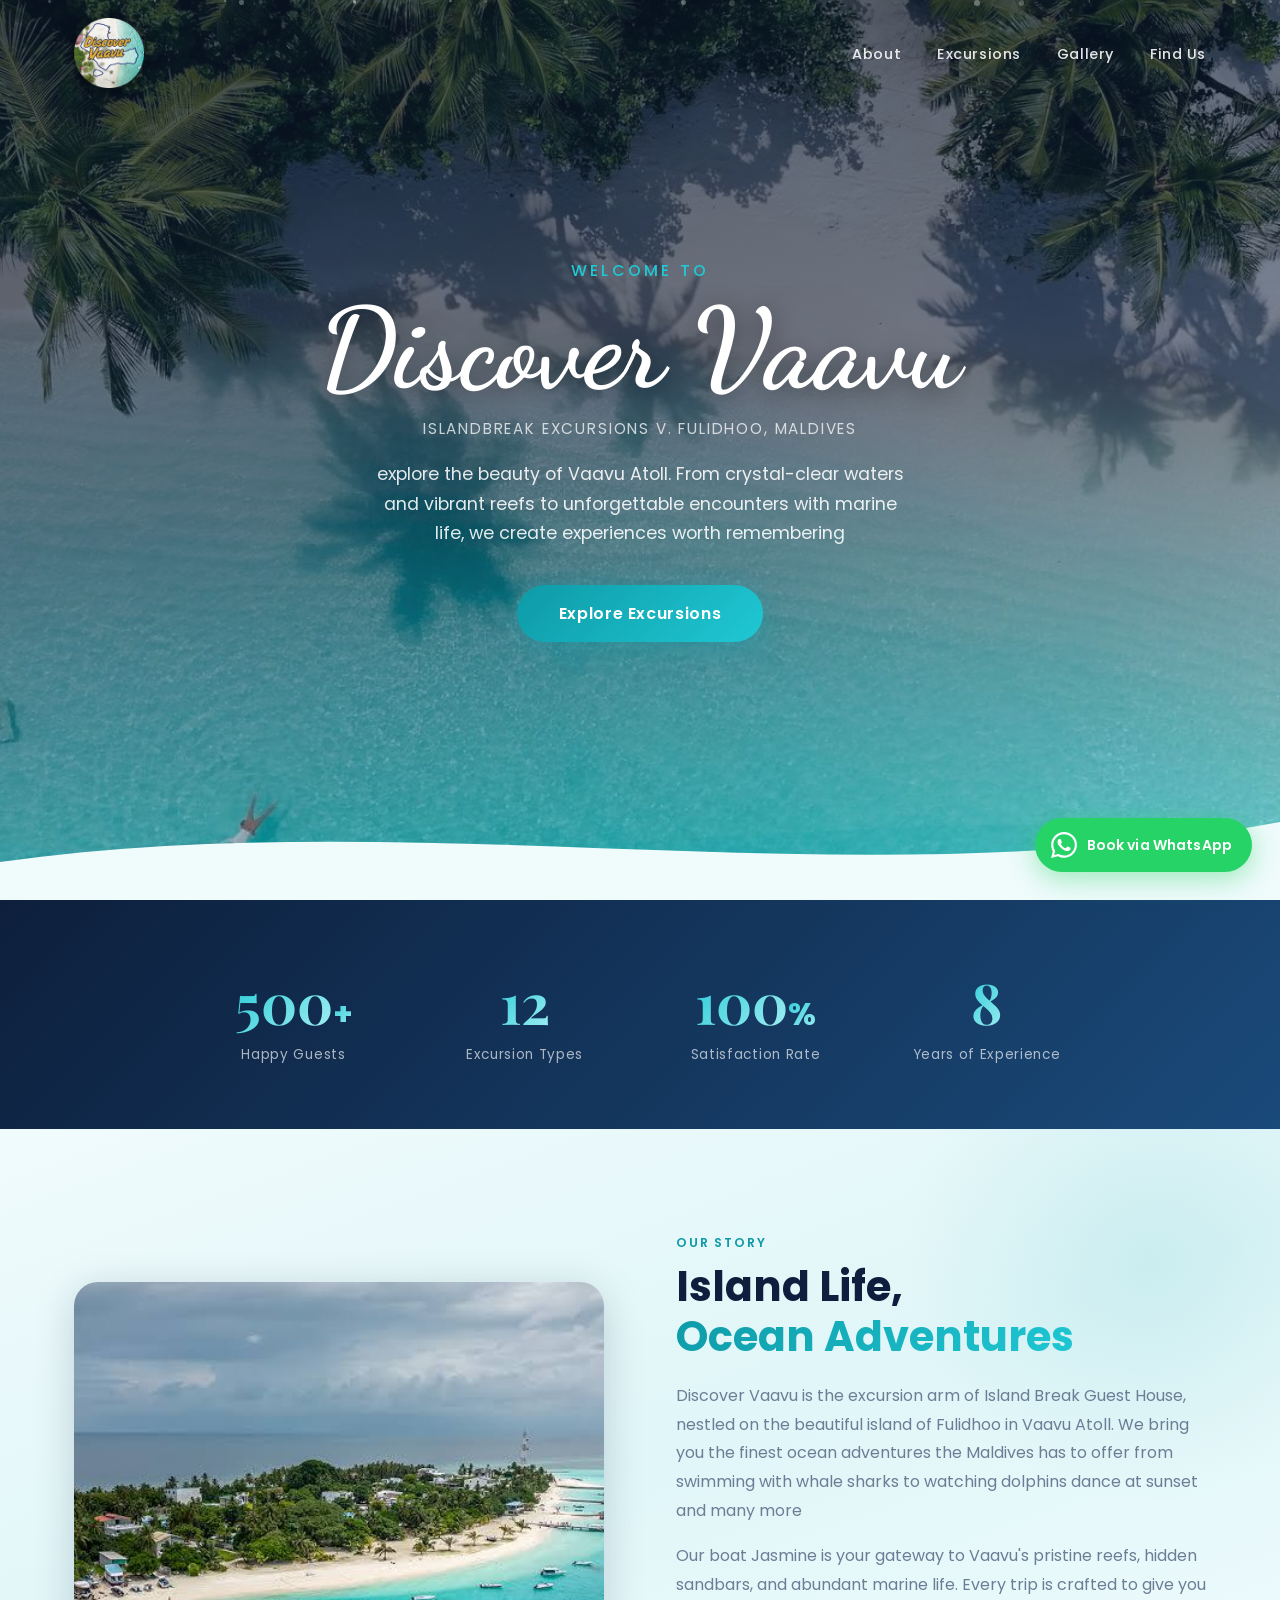
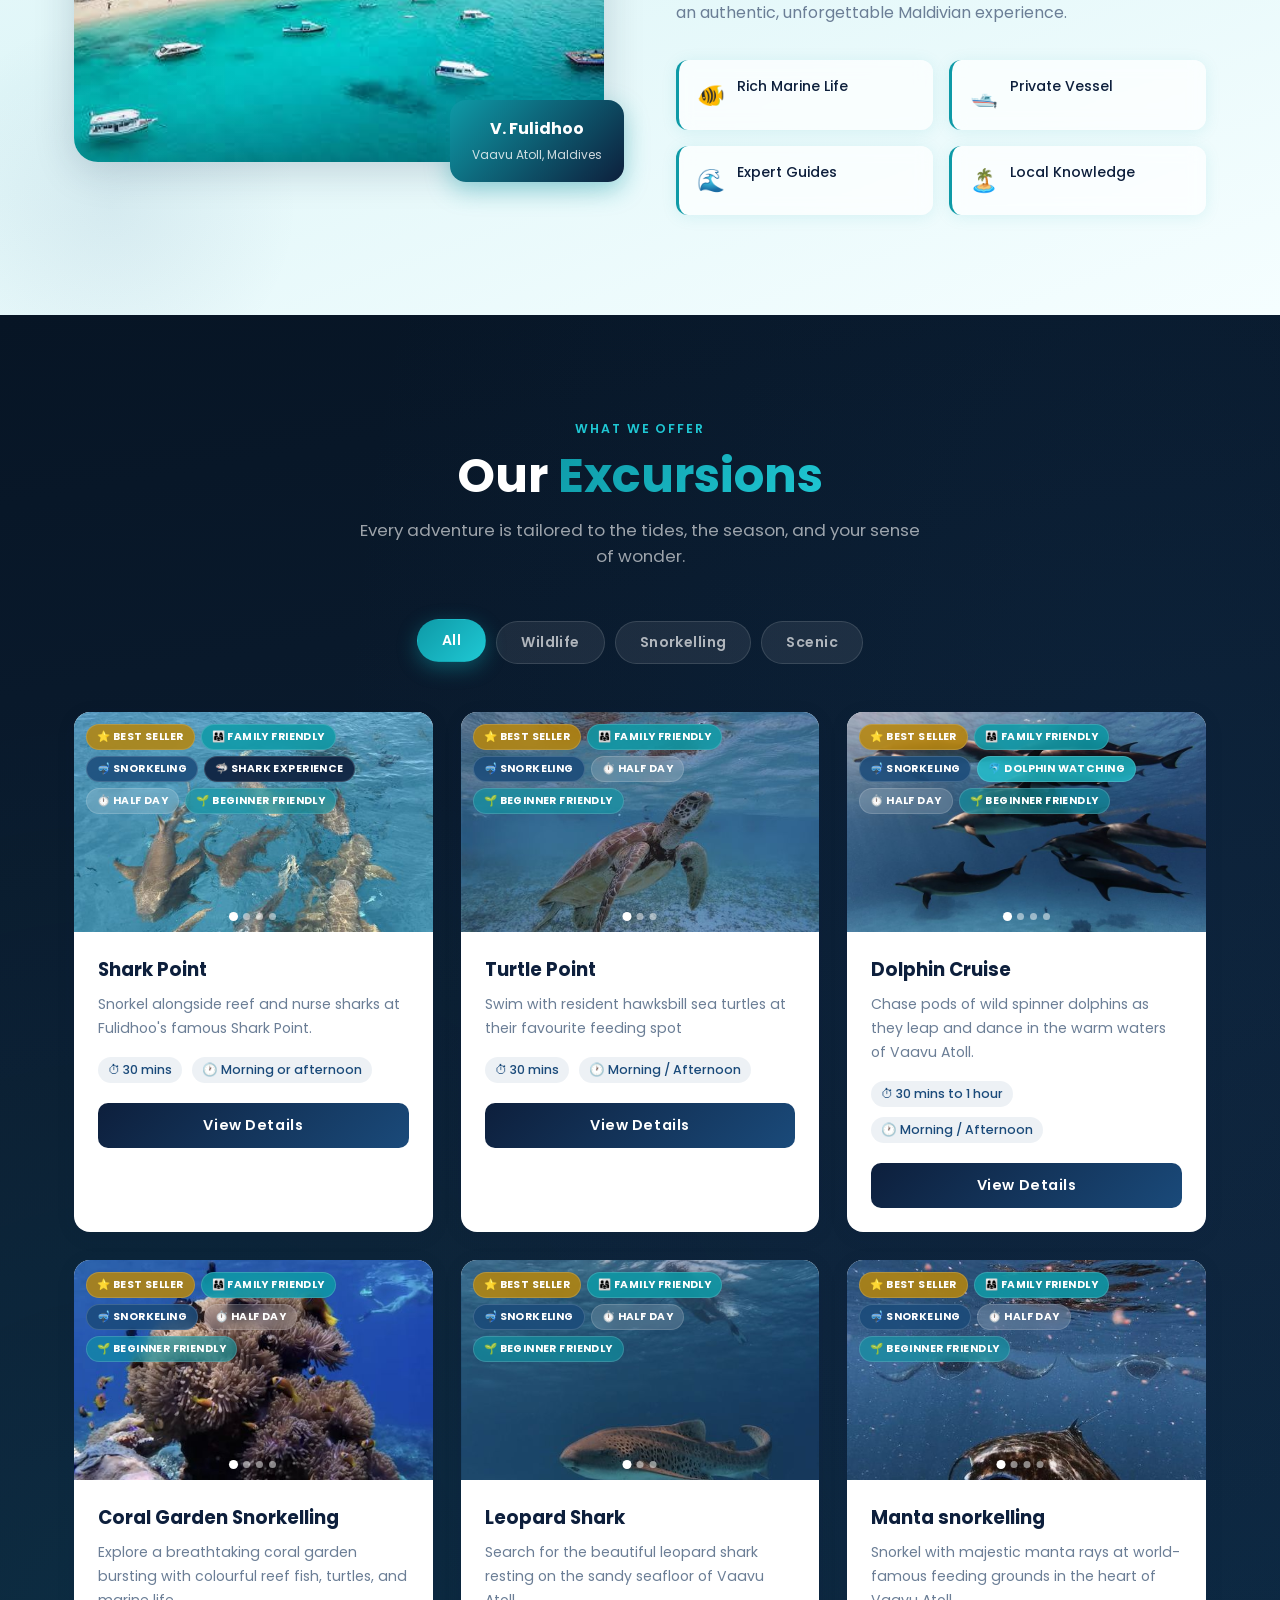
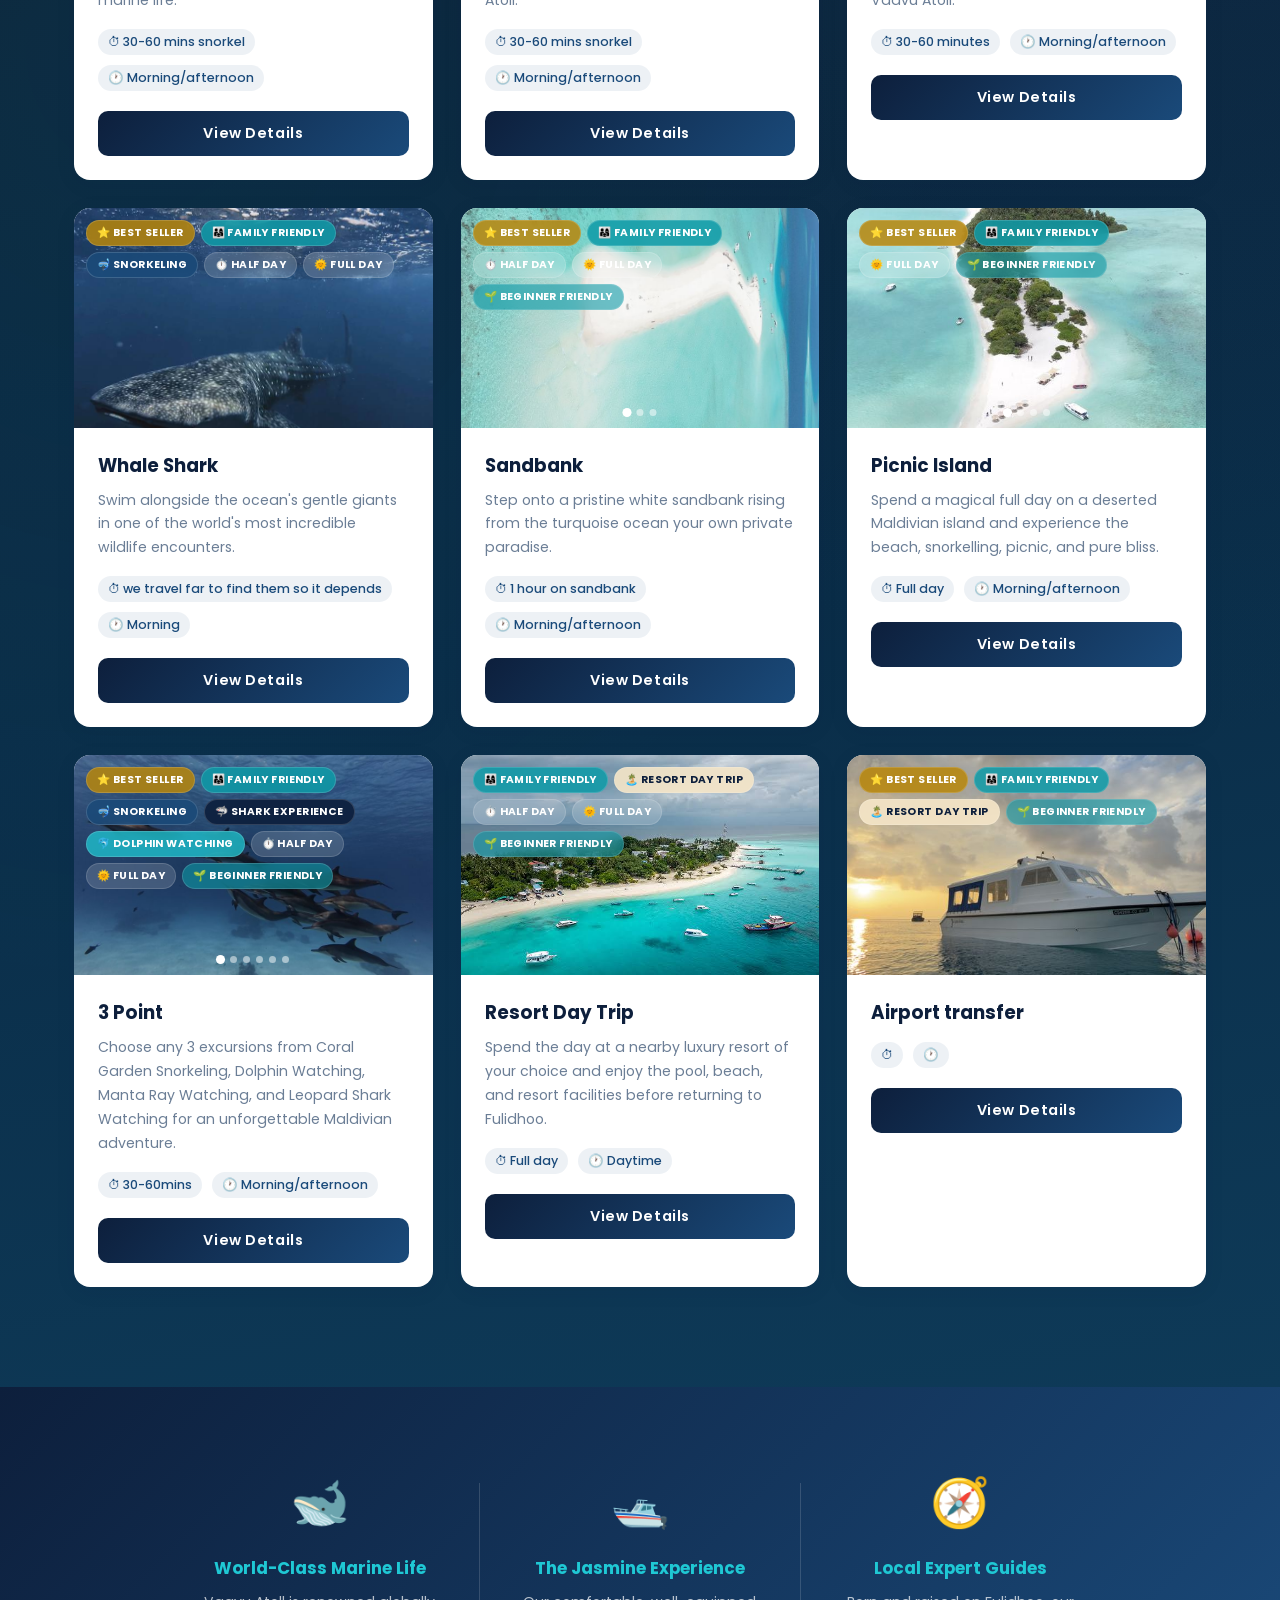
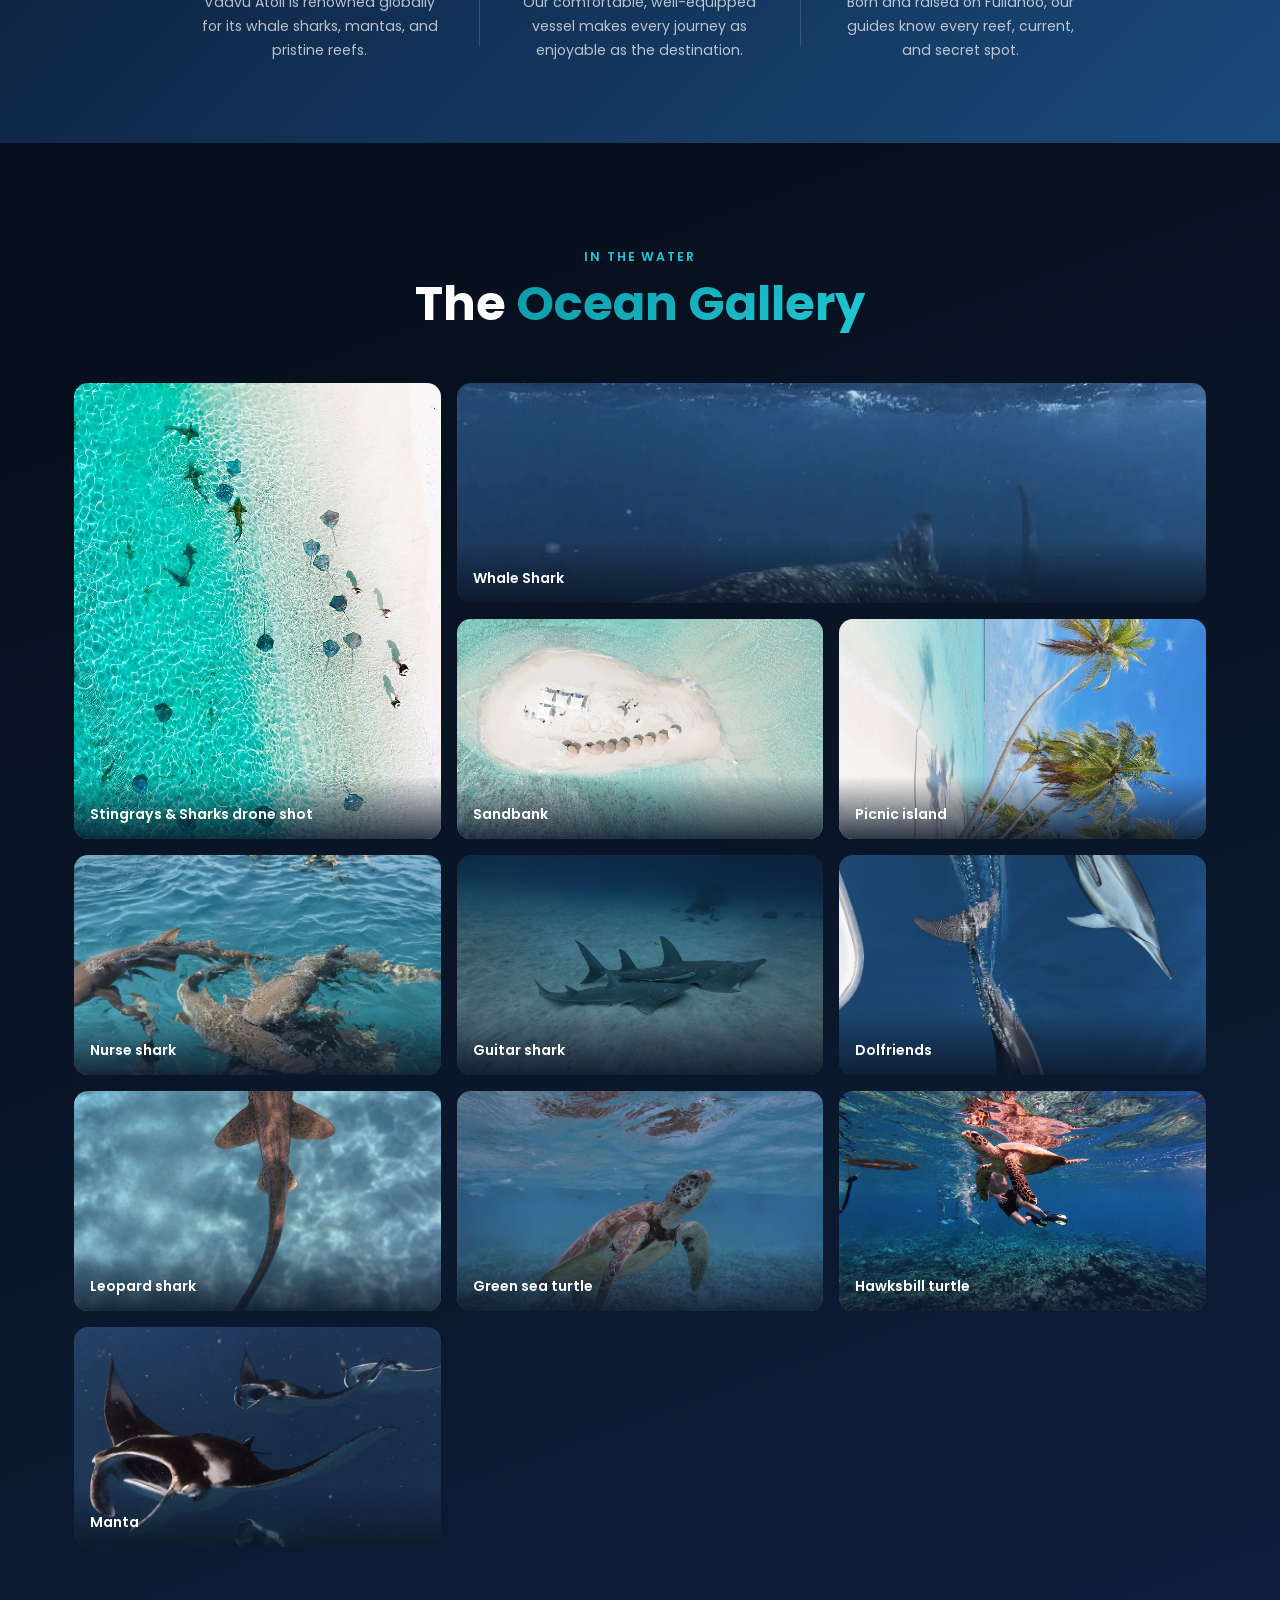
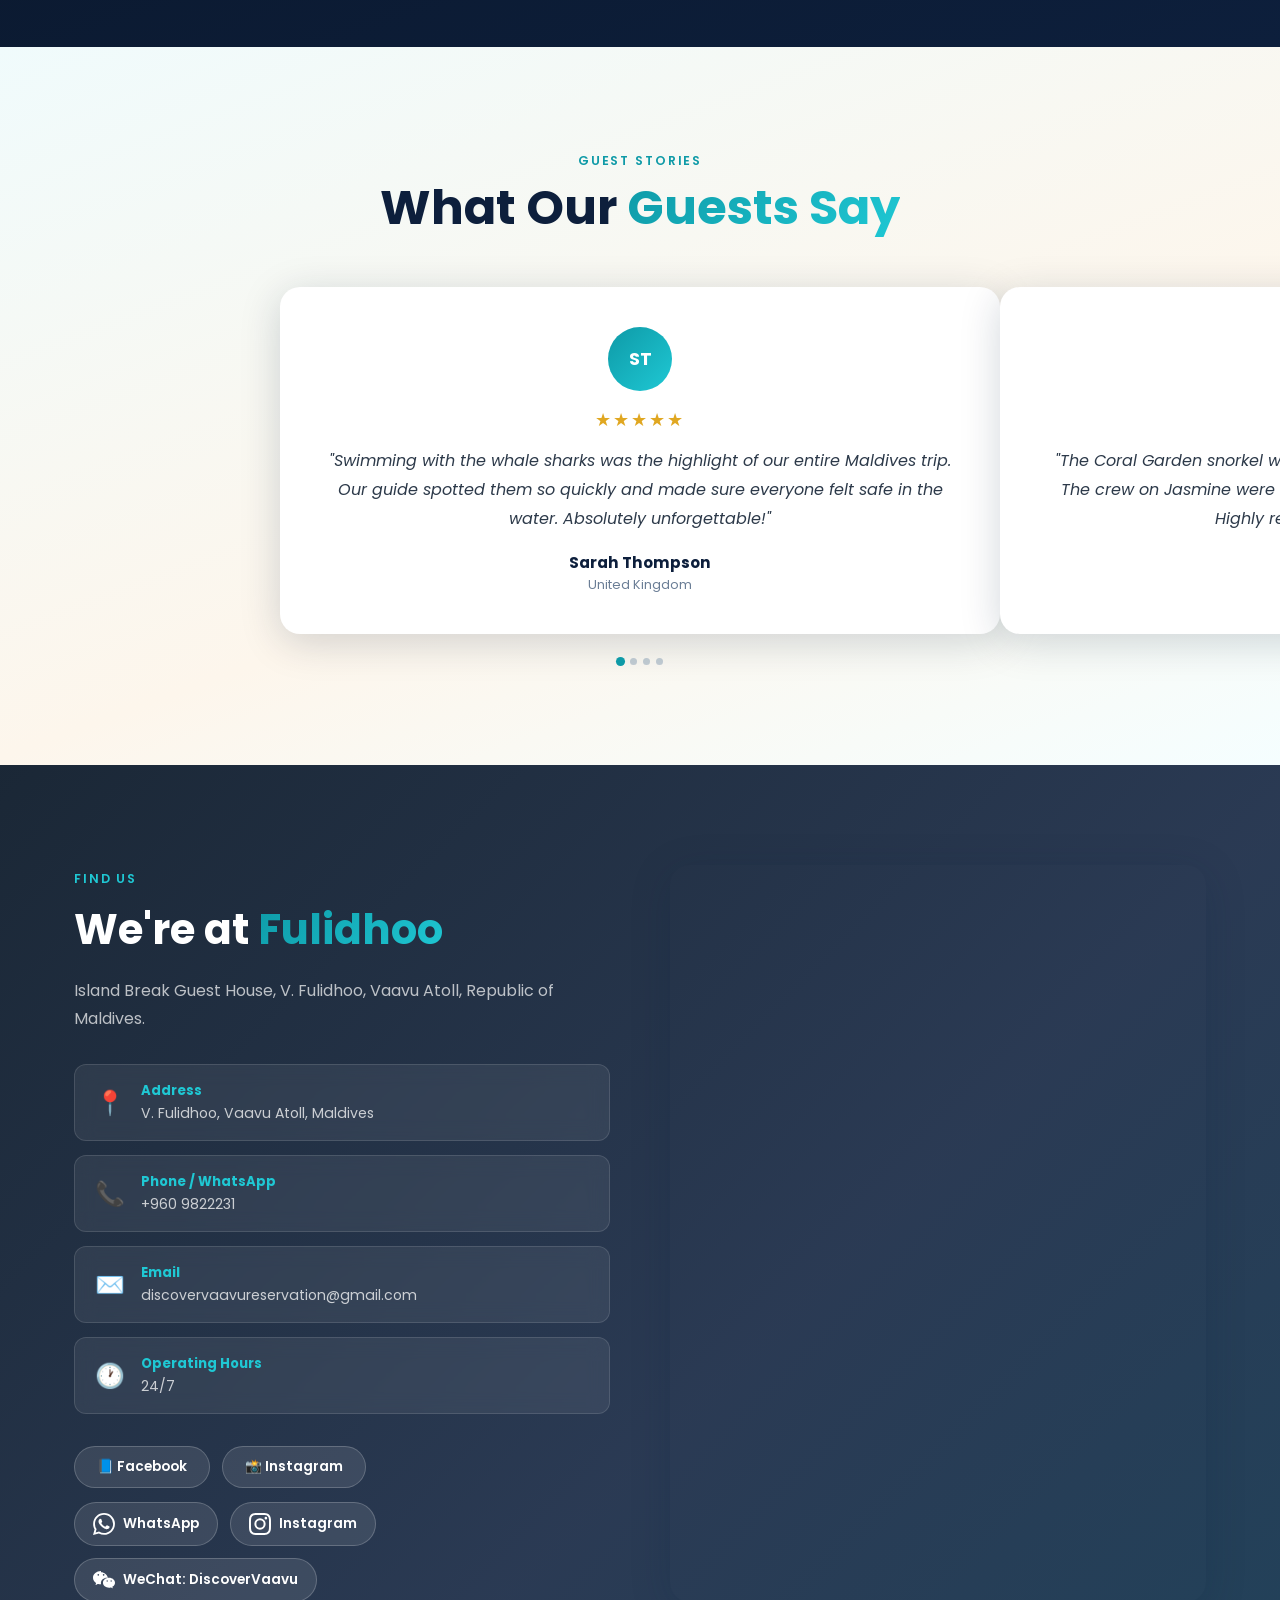
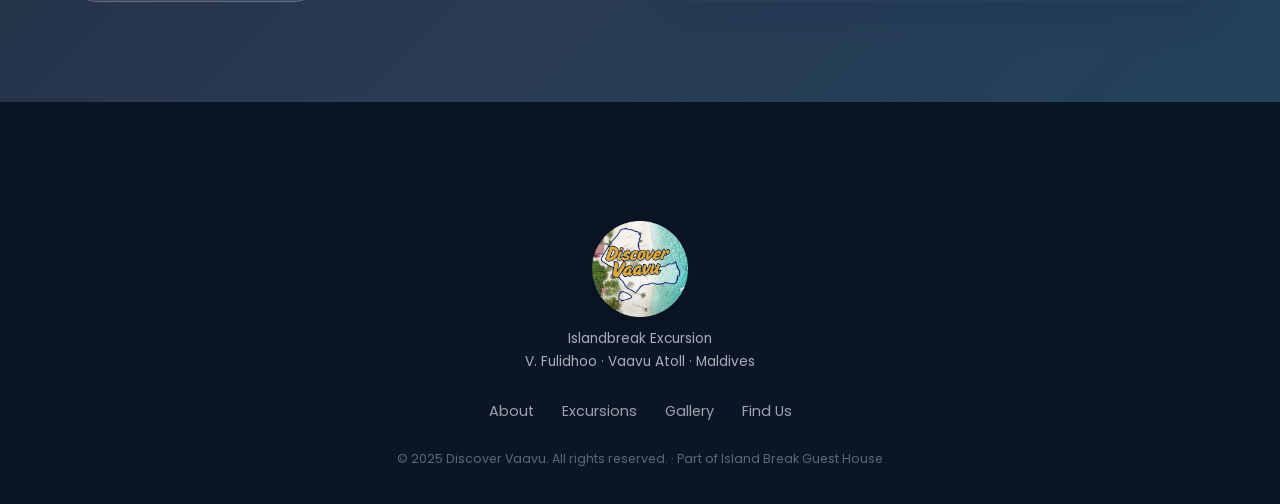
<file: index.html>
<!DOCTYPE html>
<html lang="en">
<head>
  <meta charset="UTF-8" />
  <meta name="viewport" content="width=device-width, initial-scale=1.0" />
  <title>Discover Vaavu – Islandbreak Excursion | Maldives Ocean Adventures</title>

  <!-- SEO -->
  <meta name="description" content="Discover Vaavu – Islandbreak Excursion in V. Fulidhoo, Vaavu Atoll, Maldives. Swim with whale sharks, manta rays, dolphins and sea turtles. Unforgettable Maldives ocean adventures." />
  <meta name="keywords" content="Maldives excursion, Fulidhoo, Vaavu Atoll, whale shark Maldives, manta ray, dolphin cruise, snorkelling Maldives, sandbank trip, Island Break Guest House, Discover Vaavu" />
  <meta name="robots" content="index, follow" />
  <link rel="canonical" href="https://discovervaavu.com/" />

  <!-- Open Graph (Facebook / WhatsApp previews) -->
  <meta property="og:type"        content="website" />
  <meta property="og:url"         content="https://discovervaavu.com/" />
  <meta property="og:title"       content="Discover Vaavu – Islandbreak Excursion | Maldives" />
  <meta property="og:description" content="Swim with whale sharks, manta rays & dolphins in Vaavu Atoll. Unforgettable ocean adventures from Fulidhoo island, Maldives." />
  <meta property="og:image"       content="https://discovervaavu.com/assets/hero-bg.jpg" />
  <meta property="og:site_name"   content="Discover Vaavu" />

  <!-- Twitter Card -->
  <meta name="twitter:card"        content="summary_large_image" />
  <meta name="twitter:title"       content="Discover Vaavu – Islandbreak Excursion | Maldives" />
  <meta name="twitter:description" content="Swim with whale sharks, manta rays & dolphins in Vaavu Atoll, Maldives." />
  <meta name="twitter:image"       content="https://discovervaavu.com/assets/hero-bg.jpg" />

  <!-- Structured Data (Google Rich Results) -->
  <script type="application/ld+json">
  {
    "@context": "https://schema.org",
    "@type": "TouristInformationCenter",
    "name": "Discover Vaavu – Islandbreak Excursion",
    "description": "Ocean excursion company based in Fulidhoo, Vaavu Atoll, Maldives. Whale sharks, manta rays, dolphins, snorkelling, sandbank and island trips.",
    "url": "https://discovervaavu.com",
    "logo": "https://discovervaavu.com/assets/logo-512.png",
    "telephone": "+9609822231",
    "email": "discovervaavu2026@gmail.com",
    "address": {
      "@type": "PostalAddress",
      "streetAddress": "Island Break Guest House",
      "addressLocality": "V. Fulidhoo",
      "addressRegion": "Vaavu Atoll",
      "addressCountry": "MV"
    },
    "sameAs": [
      "https://www.facebook.com/islandbreakMaldives",
      "https://www.instagram.com/discovervaavu/"
    ]
  }
  </script>

  <!-- Google tag (gtag.js) -->
  <script async src="https://www.googletagmanager.com/gtag/js?id=G-ZV0CFQ08H0"></script>
  <script>
    window.dataLayer = window.dataLayer || [];
    function gtag(){dataLayer.push(arguments);}
    gtag('js', new Date());

    gtag('config', 'G-ZV0CFQ08H0');
  </script>

  <!-- Favicon -->
  <link rel="icon" type="image/x-icon" href="assets/favicon.ico" />
  <link rel="icon" type="image/png" sizes="32x32" href="assets/favicon-32x32.png" />
  <link rel="icon" type="image/png" sizes="16x16" href="assets/favicon-16x16.png" />
  <link rel="apple-touch-icon" sizes="180x180" href="assets/apple-touch-icon.png" />

  <!-- Performance: resource hints -->
  <link rel="preconnect" href="https://fonts.googleapis.com" />
  <link rel="preconnect" href="https://fonts.gstatic.com" crossorigin />
  <link rel="dns-prefetch" href="https://www.googletagmanager.com" />
  <link rel="dns-prefetch" href="https://maps.google.com" />
  <!-- Preload hero image so it paints immediately -->
  <link rel="preload" as="image" href="assets/hero-bg.jpg" />

  <link rel="stylesheet" href="css/style.css" />
  <link href="https://fonts.googleapis.com/css2?family=Dancing+Script:wght@600;700&family=Poppins:wght@300;400;500;600;700&family=Playfair+Display:wght@400;700&display=swap" rel="stylesheet" />
</head>
<body>

<!-- ═══════════════════════ NAV ═══════════════════════ -->
<nav id="navbar">
  <div class="nav-inner">
    <a href="#hero" class="nav-logo">
      <img src="assets/logo-mark.webp" alt="Discover Vaavu" class="nav-logo-img" width="320" height="320" fetchpriority="high" />
    </a>
    <ul class="nav-links">
      <li><a href="#about">About</a></li>
      <li><a href="#excursions">Excursions</a></li>
      <li><a href="#gallery">Gallery</a></li>
      <li><a href="#location">Find Us</a></li>
    </ul>
    <button class="hamburger" id="hamburger" aria-label="Menu">
      <span></span><span></span><span></span>
    </button>
  </div>
</nav>

<div class="mobile-menu" id="mobileMenu">
  <button class="close-menu" id="closeMenu">&#10005;</button>
  <ul>
    <li><a href="#about"      class="mob-link">About</a></li>
    <li><a href="#excursions" class="mob-link">Excursions</a></li>
    <li><a href="#gallery"    class="mob-link">Gallery</a></li>
    <li><a href="#location"   class="mob-link">Find Us</a></li>
  </ul>
</div>

<!-- ═══════════════════════ HERO ═══════════════════════ -->
<section id="hero">
  <div class="hero-bg"></div>
  <div class="hero-overlay"></div>
  <div class="particles" id="particles"></div>

  <div class="hero-content" data-reveal>
    <p class="hero-tagline" id="heroTagline">Welcome to</p>
    <h1 class="hero-title"  id="heroTitle">Discover Vaavu</h1>
    <p class="hero-sub"     id="heroSub">Islandbreak Excursion &middot; V. Fulidhoo, Maldives</p>
    <p class="hero-desc"    id="heroDesc">Dive into the crystal-clear waters of Vaavu Atoll.</p>
    <a href="#excursions" class="btn-primary">Explore Excursions</a>
  </div>

  <div class="wave-container">
    <svg class="wave wave1" viewBox="0 0 1440 120" preserveAspectRatio="none">
      <path d="M0,60 C360,120 1080,0 1440,60 L1440,120 L0,120 Z"/>
    </svg>
    <svg class="wave wave2" viewBox="0 0 1440 120" preserveAspectRatio="none">
      <path d="M0,80 C480,20 960,120 1440,40 L1440,120 L0,120 Z"/>
    </svg>
  </div>
</section>

<!-- ═══════════════════════ STATS ═══════════════════════ -->
<section id="stats">
  <div class="stats-grid">
    <div class="stat-card" data-reveal>
      <span class="stat-num" id="stat-guests">0</span><span class="stat-plus">+</span>
      <p>Happy Guests</p>
    </div>
    <div class="stat-card" data-reveal>
      <span class="stat-num" id="stat-excursions">0</span>
      <p>Excursion Types</p>
    </div>
    <div class="stat-card" data-reveal>
      <span class="stat-num" id="stat-satisfaction">0</span><span class="stat-plus">%</span>
      <p>Satisfaction Rate</p>
    </div>
    <div class="stat-card" data-reveal>
      <span class="stat-num" id="stat-experience">0</span>
      <p>Years of Experience</p>
    </div>
  </div>
</section>

<!-- ═══════════════════════ ABOUT ═══════════════════════ -->
<section id="about">
  <div class="container">
    <div class="about-grid">
      <div class="about-img-wrap" data-reveal>
        <div class="about-img-frame">
          <img src="assets/fulidhoo-hero.jpg" alt="Fulidhoo Island" class="about-img" loading="lazy" />
          <div class="img-badge">
            <span>V. Fulidhoo</span>
            <small>Vaavu Atoll, Maldives</small>
          </div>
        </div>
      </div>
      <div class="about-text" data-reveal>
        <span class="section-label">Our Story</span>
        <h2>Island Life, <br/><span class="gradient-text">Ocean Adventures</span></h2>
        <p id="aboutBody1"></p>
        <p id="aboutBody2"></p>
        <div class="about-highlights">
          <div class="highlight"><span class="hi-icon">🐠</span><p>Rich Marine Life</p></div>
          <div class="highlight"><span class="hi-icon">🛥️</span><p>Private Vessel</p></div>
          <div class="highlight"><span class="hi-icon">🌊</span><p>Expert Guides</p></div>
          <div class="highlight"><span class="hi-icon">🏝️</span><p>Local Knowledge</p></div>
        </div>
      </div>
    </div>
  </div>
</section>

<!-- ═══════════════════════ EXCURSIONS ═══════════════════════ -->
<section id="excursions">
  <div class="container">
    <div class="section-header" data-reveal>
      <span class="section-label">What We Offer</span>
      <h2>Our <span class="gradient-text">Excursions</span></h2>
      <p>Every adventure is tailored to the tides, the season, and your sense of wonder.</p>
    </div>
    <div class="filter-tabs" data-reveal>
      <button class="filter-btn active" data-filter="all">All</button>
      <button class="filter-btn" data-filter="wildlife">Wildlife</button>
      <button class="filter-btn" data-filter="water">Snorkelling</button>
      <button class="filter-btn" data-filter="scenic">Scenic</button>
    </div>
    <!-- Cards injected by main.js -->
    <div class="excursions-grid" id="excursionsGrid"></div>
  </div>
</section>

<!-- ═══════════════════════ DETAIL MODAL ═══════════════════════ -->
<div class="modal-overlay" id="modalOverlay">
  <div class="modal" id="modal">
    <button class="modal-close" id="modalClose">&#10005;</button>
    <div class="modal-img-wrap">
      <div class="modal-img-track" id="modalImgTrack"></div>
      <button class="carousel-arrow carousel-prev" id="modalPrev" aria-label="Previous photo">&#10094;</button>
      <button class="carousel-arrow carousel-next" id="modalNext" aria-label="Next photo">&#10095;</button>
      <div class="carousel-dots" id="modalDots"></div>
      <div class="modal-tags" id="modalTags"></div>
    </div>
    <div class="modal-body">
      <h2 id="modalTitle"></h2>
      <p  id="modalDesc"></p>
      <div class="modal-meta"     id="modalMeta"></div>
      <div class="modal-includes">
        <h4>What's Included</h4>
        <ul id="modalIncludes"></ul>
      </div>
      <div class="modal-note" id="modalNote"></div>
      <a class="btn-book-ex" id="modalBookBtn" href="#" target="_blank" rel="noopener">Book via WhatsApp</a>
    </div>
  </div>
</div>

<!-- ═══════════════════════ EXPERIENCE STRIP ═══════════════════════ -->
<section id="experience">
  <div class="exp-strip">
    <div class="exp-item" data-reveal>
      <div class="exp-icon">🐋</div>
      <h4>World-Class Marine Life</h4>
      <p>Vaavu Atoll is renowned globally for its whale sharks, mantas, and pristine reefs.</p>
    </div>
    <div class="exp-divider"></div>
    <div class="exp-item" data-reveal>
      <div class="exp-icon">🛥️</div>
      <h4>The Jasmine Experience</h4>
      <p>Our comfortable, well-equipped vessel makes every journey as enjoyable as the destination.</p>
    </div>
    <div class="exp-divider"></div>
    <div class="exp-item" data-reveal>
      <div class="exp-icon">🧭</div>
      <h4>Local Expert Guides</h4>
      <p>Born and raised on Fulidhoo, our guides know every reef, current, and secret spot.</p>
    </div>
  </div>
</section>

<!-- ═══════════════════════ GALLERY ═══════════════════════ -->
<section id="gallery">
  <div class="container">
    <div class="section-header" data-reveal>
      <span class="section-label">In the Water</span>
      <h2>The <span class="gradient-text">Ocean Gallery</span></h2>
    </div>
    <div class="gallery-masonry" id="galleryMasonry"></div>
  </div>
</section>

<!-- ═══════════════════════ REVIEWS ═══════════════════════ -->
<section id="reviews">
  <div class="container">
    <div class="section-header" data-reveal>
      <span class="section-label">Guest Stories</span>
      <h2>What Our <span class="gradient-text">Guests Say</span></h2>
    </div>
    <div class="reviews-carousel" id="reviewsCarousel">
      <div class="reviews-track" id="reviewsTrack"></div>
      <div class="carousel-dots reviews-dots" id="reviewsDots"></div>
    </div>
  </div>
</section>

<!-- ═══════════════════════ LOCATION ═══════════════════════ -->
<section id="location">
  <div class="container">
    <div class="location-grid">
      <div class="location-info" data-reveal>
        <span class="section-label">Find Us</span>
        <h2>We're at <span class="gradient-text">Fulidhoo</span></h2>
        <p>Island Break Guest House, V. Fulidhoo, Vaavu Atoll, Republic of Maldives.</p>
        <div class="contact-cards">
          <div class="contact-card">
            <span class="cc-icon">📍</span>
            <div><strong>Address</strong><p id="contactAddress">V. Fulidhoo, Vaavu Atoll, Maldives</p></div>
          </div>
          <div class="contact-card">
            <span class="cc-icon">📞</span>
            <div><strong>Phone / WhatsApp</strong><p id="contactPhone">+960 XXX XXXX</p></div>
          </div>
          <div class="contact-card">
            <span class="cc-icon">✉️</span>
            <div><strong>Email</strong><p id="contactEmail">info@discovervaavu.mv</p></div>
          </div>
          <div class="contact-card">
            <span class="cc-icon">🕐</span>
            <div><strong>Operating Hours</strong><p id="contactHours">Daily · Sunrise to Sunset</p></div>
          </div>
        </div>
        <div class="social-row">
          <a id="socialFacebook" href="#" class="social-btn">📘 Facebook</a>
          <a id="socialInstagram" href="#" class="social-btn">📸 Instagram</a>
        </div>
        <div class="contact-methods">
          <a id="methodWhatsapp" href="#" target="_blank" rel="noopener" class="method-btn method-whatsapp" aria-label="Chat on WhatsApp">
            <svg viewBox="0 0 24 24" fill="currentColor" width="22" height="22" aria-hidden="true"><path d="M17.472 14.382c-.297-.149-1.758-.867-2.03-.967-.273-.099-.471-.148-.67.15-.197.297-.767.966-.94 1.164-.173.199-.347.223-.644.075-.297-.15-1.255-.463-2.39-1.475-.883-.788-1.48-1.761-1.653-2.059-.173-.297-.018-.458.13-.606.134-.133.298-.347.446-.52.149-.174.198-.298.298-.497.099-.198.05-.371-.025-.52-.075-.149-.669-1.612-.916-2.207-.242-.579-.487-.5-.669-.51-.173-.008-.371-.01-.57-.01-.198 0-.52.074-.792.372-.272.297-1.04 1.016-1.04 2.479 0 1.462 1.065 2.875 1.213 3.074.149.198 2.096 3.2 5.077 4.487.709.306 1.262.489 1.694.625.712.227 1.36.195 1.871.118.571-.085 1.758-.719 2.006-1.413.248-.694.248-1.289.173-1.413-.074-.124-.272-.198-.57-.347m-5.421 7.403h-.004a9.87 9.87 0 01-5.031-1.378l-.361-.214-3.741.982.998-3.648-.235-.374a9.86 9.86 0 01-1.51-5.26c.001-5.45 4.436-9.884 9.888-9.884 2.64 0 5.122 1.03 6.988 2.898a9.825 9.825 0 012.893 6.994c-.003 5.45-4.437 9.884-9.885 9.884m8.413-18.297A11.815 11.815 0 0012.05 0C5.495 0 .16 5.335.157 11.892c0 2.096.547 4.142 1.588 5.945L.057 24l6.305-1.654a11.882 11.882 0 005.683 1.448h.005c6.554 0 11.89-5.335 11.893-11.893a11.821 11.821 0 00-3.48-8.413z"/></svg>
            <span>WhatsApp</span>
          </a>
          <a id="methodInstagram" href="#" target="_blank" rel="noopener" class="method-btn method-instagram" aria-label="Follow on Instagram">
            <svg viewBox="0 0 24 24" fill="currentColor" width="22" height="22" aria-hidden="true"><path d="M12 2.163c3.204 0 3.584.012 4.85.07 3.252.148 4.771 1.691 4.919 4.919.058 1.265.069 1.645.069 4.849 0 3.205-.012 3.584-.069 4.849-.149 3.225-1.664 4.771-4.919 4.919-1.266.058-1.644.07-4.85.07-3.204 0-3.584-.012-4.849-.07-3.26-.149-4.771-1.699-4.919-4.92-.058-1.265-.07-1.644-.07-4.849 0-3.204.013-3.583.07-4.849.149-3.227 1.664-4.771 4.919-4.919 1.266-.057 1.645-.069 4.849-.069M12 0C8.741 0 8.332.014 7.052.072 2.695.272.273 2.69.073 7.052.014 8.332 0 8.741 0 12s.014 3.668.072 4.948c.2 4.358 2.618 6.78 6.98 6.98C8.332 23.986 8.741 24 12 24s3.668-.014 4.948-.072c4.354-.2 6.782-2.618 6.979-6.98.059-1.28.073-1.689.073-4.948s-.014-3.668-.072-4.948C23.73 2.7 21.311.273 16.95.073 15.668.014 15.259 0 12 0zm0 5.838a6.162 6.162 0 100 12.324 6.162 6.162 0 000-12.324zM12 16a4 4 0 110-8 4 4 0 010 8zm6.406-11.845a1.44 1.44 0 100 2.881 1.44 1.44 0 000-2.881z"/></svg>
            <span>Instagram</span>
          </a>
          <a id="methodWechat" href="#" target="_blank" rel="noopener" class="method-btn method-wechat" aria-label="Contact on WeChat">
            <svg viewBox="0 0 24 24" fill="currentColor" width="22" height="22" aria-hidden="true"><path d="M8.691 2.188C3.891 2.188 0 5.476 0 9.53c0 2.212 1.17 4.203 3.002 5.55a.59.59 0 01.213.665l-.39 1.48a1.19 1.19 0 00-.019.121c0 .112.113.203.24.203.049 0 .092-.017.135-.041l1.923-1.111a.885.885 0 01.454-.13c.084 0 .167.012.246.036.766.221 1.586.34 2.437.34.19 0 .38-.01.567-.023-.121-.416-.19-.85-.19-1.297 0-3.16 2.972-5.723 6.638-5.723.315 0 .625.02.929.058-.535-3.42-3.78-6.19-7.494-6.19zM5.785 7.31a.913.913 0 11-.001-1.826.913.913 0 01.001 1.826zm5.812 0a.913.913 0 11.001-1.826.913.913 0 01-.001 1.826zM24 14.898c0-2.994-2.895-5.428-6.462-5.428-3.774 0-6.658 2.434-6.658 5.428 0 3 2.884 5.428 6.658 5.428.567 0 1.11-.078 1.628-.216a.716.716 0 01.196-.028.7.7 0 01.364.106l1.535.887c.035.02.07.033.108.033a.191.191 0 00.191-.19c0-.05-.02-.098-.032-.147l-.316-1.183a.472.472 0 01.171-.532C23.008 18.267 24 16.71 24 14.898zm-8.535-1.117a.73.73 0 11.001-1.462.73.73 0 01-.001 1.462zm4.354 0a.73.73 0 11.001-1.462.73.73 0 01-.001 1.462z"/></svg>
            <span>WeChat</span>
          </a>
        </div>
      </div>
      <div class="map-wrap" data-reveal>
        <div class="map-frame">
          <iframe src="https://maps.google.com/maps?cid=1313055823042043390&output=embed&hl=en&gl=MV"
            width="100%" height="100%" style="border:0;" allowfullscreen loading="lazy"
            referrerpolicy="no-referrer-when-downgrade" title="Island Break Guest House, Fulidhoo"></iframe>
        </div>
      </div>
    </div>
  </div>
</section>

<!-- ═══════════════════════ FOOTER ═══════════════════════ -->
<footer id="footer">
  <div class="footer-wave">
    <svg viewBox="0 0 1440 80" preserveAspectRatio="none">
      <path d="M0,40 C360,80 1080,0 1440,40 L1440,80 L0,80 Z" fill="#0a1628"/>
    </svg>
  </div>
  <div class="footer-inner">
    <div class="footer-logo">
      <img src="assets/logo-mark.webp" alt="Discover Vaavu" class="footer-logo-img" width="320" height="320" loading="lazy" />
      <p>Islandbreak Excursion<br/>V. Fulidhoo &middot; Vaavu Atoll &middot; Maldives</p>
    </div>
    <div class="footer-links">
      <a href="#about">About</a>
      <a href="#excursions">Excursions</a>
      <a href="#gallery">Gallery</a>
      <a href="#location">Find Us</a>
    </div>
    <p class="footer-copy">&copy; 2025 Discover Vaavu. All rights reserved. &middot; Part of Island Break Guest House</p>
  </div>
</footer>

<script src="js/main.js"></script>

<!-- WhatsApp Floating Button -->
<a href="https://wa.me/9609822231?text=Hello%20Discover%20Vaavu!%20I'd%20like%20to%20enquire%20about%20your%20excursions."
   class="whatsapp-fab" target="_blank" rel="noopener" aria-label="Chat on WhatsApp">
  <svg xmlns="http://www.w3.org/2000/svg" viewBox="0 0 24 24" fill="white" width="26" height="26" aria-hidden="true">
    <path d="M17.472 14.382c-.297-.149-1.758-.867-2.03-.967-.273-.099-.471-.148-.67.15-.197.297-.767.966-.94 1.164-.173.199-.347.223-.644.075-.297-.15-1.255-.463-2.39-1.475-.883-.788-1.48-1.761-1.653-2.059-.173-.297-.018-.458.13-.606.134-.133.298-.347.446-.52.149-.174.198-.298.298-.497.099-.198.05-.371-.025-.52-.075-.149-.669-1.612-.916-2.207-.242-.579-.487-.5-.669-.51-.173-.008-.371-.01-.57-.01-.198 0-.52.074-.792.372-.272.297-1.04 1.016-1.04 2.479 0 1.462 1.065 2.875 1.213 3.074.149.198 2.096 3.2 5.077 4.487.709.306 1.262.489 1.694.625.712.227 1.36.195 1.871.118.571-.085 1.758-.719 2.006-1.413.248-.694.248-1.289.173-1.413-.074-.124-.272-.198-.57-.347m-5.421 7.403h-.004a9.87 9.87 0 01-5.031-1.378l-.361-.214-3.741.982.998-3.648-.235-.374a9.86 9.86 0 01-1.51-5.26c.001-5.45 4.436-9.884 9.888-9.884 2.64 0 5.122 1.03 6.988 2.898a9.825 9.825 0 012.893 6.994c-.003 5.45-4.437 9.884-9.885 9.884m8.413-18.297A11.815 11.815 0 0012.05 0C5.495 0 .16 5.335.157 11.892c0 2.096.547 4.142 1.588 5.945L.057 24l6.305-1.654a11.882 11.882 0 005.683 1.448h.005c6.554 0 11.89-5.335 11.893-11.893a11.821 11.821 0 00-3.48-8.413z"/>
  </svg>
  <span class="whatsapp-label">Book via WhatsApp</span>
</a>
</body>
</html>
</file>
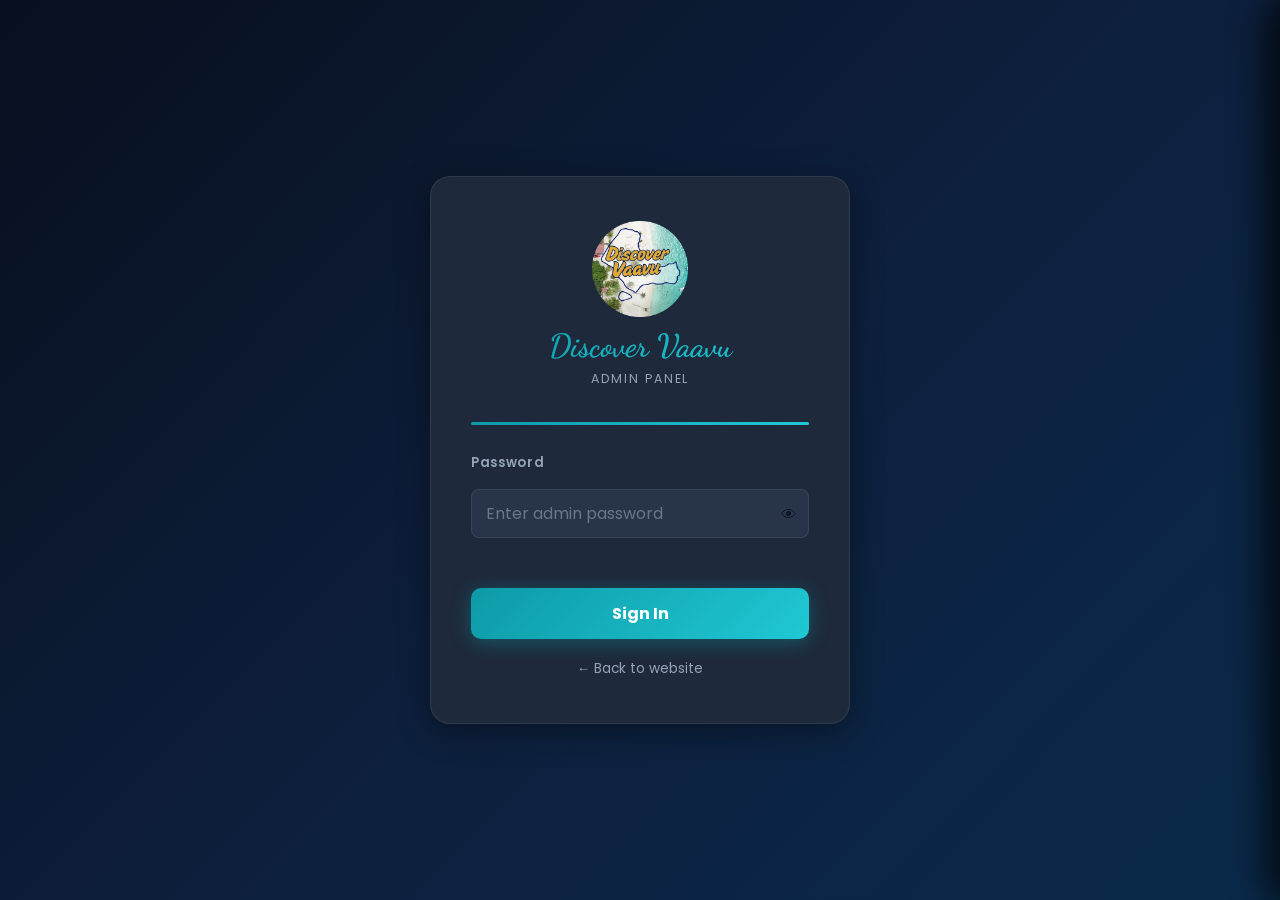
<file: admin/index.html>
<!DOCTYPE html>
<html lang="en">
<head>
  <meta charset="UTF-8" />
  <meta name="viewport" content="width=device-width, initial-scale=1.0" />
  <meta name="robots" content="noindex, nofollow" />
  <title>Admin – Discover Vaavu</title>
  <link rel="icon" type="image/x-icon" href="../assets/favicon.ico" />
  <link rel="icon" type="image/png" sizes="32x32" href="../assets/favicon-32x32.png" />
  <link rel="icon" type="image/png" sizes="16x16" href="../assets/favicon-16x16.png" />
  <link rel="apple-touch-icon" sizes="180x180" href="../assets/apple-touch-icon.png" />
  <link rel="preconnect" href="https://fonts.googleapis.com" />
  <link href="https://fonts.googleapis.com/css2?family=Dancing+Script:wght@700&family=Poppins:wght@300;400;500;600;700&display=swap" rel="stylesheet" />
  <link rel="stylesheet" href="css/admin.css" />
</head>
<body>

<!-- ════════════════════════════════════
     LOGIN SCREEN
════════════════════════════════════ -->
<div id="loginScreen" class="login-screen">
  <div class="login-card">
    <div class="login-logo">
      <img src="../assets/logo-mark.webp" alt="" class="login-logo-img" />
      <span>Discover Vaavu</span>
      <small>Admin Panel</small>
    </div>
    <div class="login-ocean"></div>
    <form id="loginForm">
      <label>Password</label>
      <div class="input-wrap">
        <input type="password" id="loginPass" placeholder="Enter admin password" required />
        <button type="button" id="togglePass">👁</button>
      </div>
      <p class="login-error" id="loginError"></p>
      <button type="submit" class="btn-login">Sign In</button>
    </form>
    <a href="../" class="back-link">← Back to website</a>
  </div>
</div>

<!-- ════════════════════════════════════
     ADMIN SHELL
════════════════════════════════════ -->
<div id="adminShell" class="admin-shell hidden">

  <!-- Sidebar -->
  <aside class="sidebar" id="sidebar">
    <div class="sidebar-logo">
      <img src="../assets/logo-mark.webp" alt="" class="sidebar-logo-img" />
      <span class="sidebar-brand">Discover Vaavu</span>
      <small>Admin</small>
    </div>
    <nav class="sidebar-nav">
      <a href="#" class="nav-item active" data-section="dashboard">
        <span class="nav-icon">🏠</span><span>Dashboard</span>
      </a>
      <a href="#" class="nav-item" data-section="hero">
        <span class="nav-icon">🌅</span><span>Hero Section</span>
      </a>
      <a href="#" class="nav-item" data-section="stats">
        <span class="nav-icon">📊</span><span>Stats</span>
      </a>
      <a href="#" class="nav-item" data-section="about">
        <span class="nav-icon">📖</span><span>About</span>
      </a>
      <a href="#" class="nav-item" data-section="excursions">
        <span class="nav-icon">🛥️</span><span>Excursions</span>
      </a>
      <a href="#" class="nav-item" data-section="gallery">
        <span class="nav-icon">🖼️</span><span>Gallery</span>
      </a>
      <a href="#" class="nav-item" data-section="reviews">
        <span class="nav-icon">⭐</span><span>Reviews</span>
      </a>
      <a href="#" class="nav-item" data-section="contact">
        <span class="nav-icon">📞</span><span>Contact Info</span>
      </a>
      <a href="#" class="nav-item" data-section="settings">
        <span class="nav-icon">⚙️</span><span>Settings</span>
      </a>
    </nav>
    <div class="sidebar-footer">
      <a href="../" target="_blank" class="view-site-btn">🌐 View Live Site</a>
      <button id="logoutBtn" class="logout-btn">Sign Out</button>
    </div>
  </aside>

  <!-- Top bar -->
  <div class="topbar">
    <button class="sidebar-toggle" id="sidebarToggle">☰</button>
    <h1 class="topbar-title" id="topbarTitle">Dashboard</h1>
    <div class="topbar-actions">
      <div class="publish-status" id="publishStatus"></div>
      <button class="btn-publish" id="publishBtn">🚀 Publish Changes</button>
    </div>
  </div>

  <!-- Main content -->
  <main class="admin-main" id="adminMain">

    <!-- ── Dashboard ── -->
    <section class="admin-section" id="sec-dashboard">
      <div class="dash-welcome">
        <h2>Welcome back! 👋</h2>
        <p>Manage your Discover Vaavu excursion website from here. Select a section on the left to start editing.</p>
      </div>
      <div class="dash-cards">
        <div class="dash-card" data-section="excursions">
          <span class="dash-icon">🛥️</span>
          <h3 id="dashExCount">–</h3>
          <p>Active Excursions</p>
        </div>
        <div class="dash-card" data-section="contact">
          <span class="dash-icon">📞</span>
          <h3>Contact</h3>
          <p>Update Info</p>
        </div>
        <div class="dash-card" data-section="hero">
          <span class="dash-icon">🌅</span>
          <h3>Hero</h3>
          <p>Edit Headlines</p>
        </div>
        <div class="dash-card" data-section="stats">
          <span class="dash-icon">📊</span>
          <h3>Stats</h3>
          <p>Update Numbers</p>
        </div>
      </div>
      <div class="dash-info">
        <div class="info-box">
          <h4>💡 How publishing works</h4>
          <p>When you click <strong>Publish Changes</strong>, your edits are saved directly to GitHub via the API. GitHub Pages automatically rebuilds the live site within ~1 minute.</p>
        </div>
        <div class="info-box token-box" id="tokenInfoBox">
          <h4>🔑 GitHub Token Required</h4>
          <p>You need a GitHub Personal Access Token with <code>repo</code> scope to publish. <a href="#" id="goToSettings">Set it up in Settings →</a></p>
        </div>
      </div>
    </section>

    <!-- ── Hero ── -->
    <section class="admin-section hidden" id="sec-hero">
      <div class="section-head"><h2>Hero Section</h2><p>The first thing visitors see.</p></div>

      <div class="form-card">
        <h3 class="card-heading">🖼️ Background Photo</h3>
        <p class="card-desc">This full-screen image appears behind the main title on the homepage.</p>
        <div class="upload-zone">
          <div class="upload-thumb" id="heroImgPreview" style="background-image:url('../assets/hero-bg.jpg')"></div>
          <div class="upload-info">
            <span class="upload-status" id="heroUploadStatus">Current: hero-bg.jpg</span>
            <div class="upload-btns">
              <button type="button" class="btn-upload" id="heroPickBtn">📁 Choose Photo</button>
            </div>
          </div>
        </div>
        <input type="file" id="heroImageFile" accept="image/*" hidden />
      </div>

      <div class="form-card">
        <h3 class="card-heading">✍️ Text Content</h3>
        <div class="form-group">
          <label>Tagline <small>(small text above title)</small></label>
          <input type="text" id="heroTagline" placeholder="e.g. Welcome to" />
        </div>
        <div class="form-group">
          <label>Main Title</label>
          <input type="text" id="heroTitleInput" placeholder="e.g. Discover Vaavu" />
        </div>
        <div class="form-group">
          <label>Subtitle</label>
          <input type="text" id="heroSubtitle" placeholder="e.g. Islandbreak Excursion · V. Fulidhoo, Maldives" />
        </div>
        <div class="form-group">
          <label>Description</label>
          <textarea id="heroDesc" rows="3" placeholder="Short description shown in the hero..."></textarea>
        </div>
        <p style="font-size:0.82rem;color:var(--text-sm);margin-top:8px;">✏️ Edit and click <strong style="color:var(--teal-lt)">Publish Changes</strong> in the top bar to go live.</p>
      </div>
    </section>

    <!-- ── Stats ── -->
    <section class="admin-section hidden" id="sec-stats">
      <div class="section-head"><h2>Stats</h2><p>The animated numbers on the dark banner.</p></div>
      <div class="form-card">
        <div class="form-row">
          <div class="form-group">
            <label>Happy Guests</label>
            <input type="number" id="statGuests" min="0" />
          </div>
          <div class="form-group">
            <label>Excursion Types</label>
            <input type="number" id="statExcursions" min="0" />
          </div>
          <div class="form-group">
            <label>Satisfaction (%)</label>
            <input type="number" id="statSatisfaction" min="0" max="100" />
          </div>
          <div class="form-group">
            <label>Years Experience</label>
            <input type="number" id="statExperience" min="0" />
          </div>
        </div>
        <p style="font-size:0.82rem;color:var(--text-sm);margin-top:8px;">✏️ Edit and click <strong style="color:var(--teal-lt)">Publish Changes</strong> in the top bar to go live.</p>
      </div>
    </section>

    <!-- ── About ── -->
    <section class="admin-section hidden" id="sec-about">
      <div class="section-head"><h2>About</h2><p>The "Our Story" section.</p></div>

      <div class="form-card">
        <h3 class="card-heading">🖼️ About Photo</h3>
        <p class="card-desc">The photo shown beside the "Our Story" text.</p>
        <div class="upload-zone">
          <div class="upload-thumb" id="aboutImgPreview" style="background-image:url('../assets/fulidhoo-hero.jpg')"></div>
          <div class="upload-info">
            <span class="upload-status" id="aboutUploadStatus">Current: fulidhoo-hero.jpg</span>
            <div class="upload-btns">
              <button type="button" class="btn-upload" id="aboutPickBtn">📁 Choose Photo</button>
            </div>
          </div>
        </div>
        <input type="file" id="aboutImageFile" accept="image/*" hidden />
      </div>

      <div class="form-card">
        <h3 class="card-heading">✍️ Text Content</h3>
        <div class="form-group">
          <label>First Paragraph</label>
          <textarea id="aboutBody1" rows="4"></textarea>
        </div>
        <div class="form-group">
          <label>Second Paragraph</label>
          <textarea id="aboutBody2" rows="4"></textarea>
        </div>
        <p style="font-size:0.82rem;color:var(--text-sm);margin-top:8px;">✏️ Edit and click <strong style="color:var(--teal-lt)">Publish Changes</strong> in the top bar to go live.</p>
      </div>
    </section>

    <!-- ── Excursions ── -->
    <section class="admin-section hidden" id="sec-excursions">
      <div class="section-head">
        <div>
          <h2>Excursions</h2>
          <p>Add, edit, reorder, or hide excursion cards.</p>
        </div>
        <button class="btn-add-ex" id="addExcursionBtn">+ Add Excursion</button>
      </div>
      <div class="excursion-list" id="excursionList">
        <!-- Populated by JS -->
      </div>
    </section>

    <!-- ── Gallery ── -->
    <section class="admin-section hidden" id="sec-gallery">
      <div class="section-head">
        <div>
          <h2>Gallery</h2>
          <p>Manage the photos shown in "The Ocean Gallery" section. Order here is the order shown on the site.</p>
        </div>
        <button class="btn-add-ex" id="addGalleryBtn">+ Add Photo</button>
      </div>
      <div class="excursion-list" id="galleryList">
        <!-- Populated by JS -->
      </div>
    </section>

    <!-- ── Reviews ── -->
    <section class="admin-section hidden" id="sec-reviews">
      <div class="section-head">
        <div>
          <h2>Reviews</h2>
          <p>Manage the testimonials shown in the homepage carousel.</p>
        </div>
        <button class="btn-add-ex" id="addReviewBtn">+ Add Review</button>
      </div>
      <div class="excursion-list" id="reviewList">
        <!-- Populated by JS -->
      </div>
    </section>

    <!-- ── Contact ── -->
    <section class="admin-section hidden" id="sec-contact">
      <div class="section-head"><h2>Contact Info</h2><p>Shown in the "Find Us" section.</p></div>
      <div class="form-card">
        <div class="form-row">
          <div class="form-group">
            <label>📍 Address</label>
            <input type="text" id="contactAddress" />
          </div>
          <div class="form-group">
            <label>📞 Phone / WhatsApp</label>
            <input type="text" id="contactPhone" placeholder="+960 XXX XXXX" />
          </div>
        </div>
        <div class="form-row">
          <div class="form-group">
            <label>✉️ Email</label>
            <input type="email" id="contactEmail" />
          </div>
          <div class="form-group">
            <label>🕐 Operating Hours</label>
            <input type="text" id="contactHours" placeholder="Daily · Sunrise to Sunset" />
          </div>
        </div>
        <div class="form-row">
          <div class="form-group">
            <label>📘 Facebook URL</label>
            <input type="url" id="contactFacebook" placeholder="https://facebook.com/..." />
          </div>
          <div class="form-group">
            <label>📸 Instagram URL</label>
            <input type="url" id="contactInstagram" placeholder="https://instagram.com/..." />
          </div>
        </div>
        <div class="form-row">
          <div class="form-group">
            <label>💬 WhatsApp Number</label>
            <input type="text" id="contactWhatsapp" placeholder="+960 9822231" />
          </div>
          <div class="form-group">
            <label>🟢 WeChat ID</label>
            <input type="text" id="contactWechat" placeholder="e.g. DiscoverVaavu" />
          </div>
        </div>
        <p style="font-size:0.82rem;color:var(--text-sm);margin-top:8px;">✏️ Edit and click <strong style="color:var(--teal-lt)">Publish Changes</strong> in the top bar to go live.</p>
      </div>
    </section>

    <!-- ── Settings ── -->
    <section class="admin-section hidden" id="sec-settings">
      <div class="section-head"><h2>Settings</h2><p>Admin credentials and GitHub integration.</p></div>

      <div class="form-card">
        <h3 class="card-heading">🔑 GitHub Token</h3>
        <p class="card-desc">Required to publish changes to the live site. Create a token at <strong>GitHub → Settings → Developer Settings → Personal Access Tokens (classic)</strong> with <code>repo</code> scope.</p>
        <div class="form-group">
          <label>Personal Access Token</label>
          <div class="input-wrap">
            <input type="password" id="githubToken" placeholder="ghp_xxxxxxxxxxxxxxxxxxxx" />
            <button type="button" id="toggleToken">👁</button>
          </div>
          <small>Stored locally in your browser only — never sent anywhere except GitHub's API.</small>
        </div>
        <div style="display:flex;gap:10px;flex-wrap:wrap;">
          <button class="btn-save" id="saveTokenBtn">Save Token</button>
          <button class="btn-save" id="testTokenBtn" style="background:var(--surface2);color:var(--text);">Test Connection</button>
        </div>
        <p class="pass-msg" id="tokenMsg"></p>
      </div>

      <div class="form-card">
        <h3 class="card-heading">🔒 Change Password</h3>
        <p class="card-desc">Default password is <strong>IslandBreak2025</strong>. Change it here.</p>
        <div class="form-group">
          <label>Current Password</label>
          <input type="password" id="currentPass" />
        </div>
        <div class="form-group">
          <label>New Password</label>
          <input type="password" id="newPass" placeholder="Min. 8 characters" />
        </div>
        <div class="form-group">
          <label>Confirm New Password</label>
          <input type="password" id="confirmPass" />
        </div>
        <p class="pass-msg" id="passMsg"></p>
        <button class="btn-save" id="changePassBtn">Update Password</button>
      </div>
    </section>

  </main>
</div>

<!-- ════════════════════════════════════
     EXCURSION EDITOR DRAWER
════════════════════════════════════ -->
<div class="drawer-overlay" id="drawerOverlay"></div>
<div class="drawer" id="excursionDrawer">
  <div class="drawer-head">
    <h3 id="drawerTitle">Add Excursion</h3>
    <button class="drawer-close" id="drawerClose">✕</button>
  </div>
  <div class="drawer-body">
    <input type="hidden" id="exId" />
    <div class="form-row">
      <div class="form-group">
        <label>Title</label>
        <input type="text" id="exTitle" placeholder="e.g. Whale Shark Encounter" />
      </div>
      <div class="form-group">
        <label>Category</label>
        <select id="exCategory">
          <option value="wildlife">Wildlife</option>
          <option value="water">Water Activities</option>
          <option value="scenic">Scenic</option>
        </select>
      </div>
    </div>
    <div class="form-group">
      <label>Tags <small>(shown as badges on card &amp; details)</small></label>
      <div class="tag-checkbox-grid" id="exTagGrid">
        <label class="tag-checkbox"><input type="checkbox" value="Best Seller" /> ⭐ Best Seller</label>
        <label class="tag-checkbox"><input type="checkbox" value="Family Friendly" /> 👨‍👩‍👧 Family Friendly</label>
        <label class="tag-checkbox"><input type="checkbox" value="Snorkeling" /> 🤿 Snorkeling</label>
        <label class="tag-checkbox"><input type="checkbox" value="Shark Experience" /> 🦈 Shark Experience</label>
        <label class="tag-checkbox"><input type="checkbox" value="Dolphin Watching" /> 🐬 Dolphin Watching</label>
        <label class="tag-checkbox"><input type="checkbox" value="Resort Day Trip" /> 🏝️ Resort Day Trip</label>
        <label class="tag-checkbox"><input type="checkbox" value="Half Day" /> ⏱️ Half Day</label>
        <label class="tag-checkbox"><input type="checkbox" value="Full Day" /> 🌞 Full Day</label>
        <label class="tag-checkbox"><input type="checkbox" value="Beginner Friendly" /> 🌱 Beginner Friendly</label>
      </div>
    </div>
    <div class="form-group">
      <label>Excursion Photos <small>(first photo is used as the cover image)</small></label>
      <div class="multi-image-list" id="exImageList">
        <!-- Populated by JS -->
      </div>
      <div class="upload-zone" id="exUploadZone">
        <div class="upload-thumb" id="exImgPreview"></div>
        <div class="upload-info">
          <span class="upload-status" id="exUploadStatus">No photos yet — add one below</span>
          <div class="upload-btns">
            <button type="button" class="btn-upload" id="exPickBtn">📁 Add Photo</button>
          </div>
        </div>
      </div>
      <input type="file"   id="exImageFile" accept="image/*" hidden />
      <input type="hidden" id="exImage" />
    </div>
    <div class="form-group">
      <label>Short Description <small>(card preview)</small></label>
      <textarea id="exShortDesc" rows="2"></textarea>
    </div>
    <div class="form-group">
      <label>Full Description <small>(shown in modal)</small></label>
      <textarea id="exFullDesc" rows="4"></textarea>
    </div>
    <div class="form-row">
      <div class="form-group">
        <label>Duration</label>
        <input type="text" id="exDuration" placeholder="e.g. 3–4 hours" />
      </div>
      <div class="form-group">
        <label>Timing</label>
        <input type="text" id="exTiming" placeholder="e.g. Morning" />
      </div>
    </div>
    <div class="form-group">
      <label>Extra Meta</label>
      <input type="text" id="exExtraMeta" placeholder="e.g. Snorkel included" />
    </div>
    <div class="form-group">
      <label>What's Included <small>(one item per line)</small></label>
      <textarea id="exIncludes" rows="5" placeholder="Snorkel mask & fins&#10;Life jacket&#10;..."></textarea>
    </div>
    <div class="form-group">
      <label>Note <small>(shown at bottom of modal)</small></label>
      <textarea id="exNote" rows="2" placeholder="e.g. 🌿 Best from October to April..."></textarea>
    </div>
    <div class="form-group toggle-group">
      <label class="toggle-label">
        <span>Active <small>(visible on site)</small></span>
        <div class="toggle-switch">
          <input type="checkbox" id="exActive" checked />
          <span class="toggle-slider"></span>
        </div>
      </label>
    </div>
  </div>
  <div class="drawer-footer">
    <button class="btn-cancel" id="drawerCancel">Cancel</button>
    <button class="btn-save-drawer" id="drawerSave">Save Excursion</button>
  </div>
</div>

<!-- ════════════════════════════════════
     REVIEW EDITOR DRAWER
════════════════════════════════════ -->
<div class="drawer-overlay" id="reviewDrawerOverlay"></div>
<div class="drawer" id="reviewDrawer">
  <div class="drawer-head">
    <h3 id="reviewDrawerTitle">Add Review</h3>
    <button class="drawer-close" id="reviewDrawerClose">✕</button>
  </div>
  <div class="drawer-body">
    <input type="hidden" id="rvId" />
    <div class="form-row">
      <div class="form-group">
        <label>Guest Name</label>
        <input type="text" id="rvName" placeholder="e.g. Sarah Thompson" />
      </div>
      <div class="form-group">
        <label>Country</label>
        <input type="text" id="rvCountry" placeholder="e.g. United Kingdom" />
      </div>
    </div>
    <div class="form-group">
      <label>Rating</label>
      <select id="rvRating">
        <option value="5">★★★★★ (5)</option>
        <option value="4">★★★★☆ (4)</option>
        <option value="3">★★★☆☆ (3)</option>
        <option value="2">★★☆☆☆ (2)</option>
        <option value="1">★☆☆☆☆ (1)</option>
      </select>
    </div>
    <div class="form-group">
      <label>Review Text</label>
      <textarea id="rvText" rows="4" placeholder="What did the guest say?"></textarea>
    </div>
    <div class="form-group">
      <label>Guest Photo <small>(optional)</small></label>
      <div class="upload-zone" id="rvUploadZone">
        <div class="upload-thumb" id="rvImgPreview"></div>
        <div class="upload-info">
          <span class="upload-status" id="rvUploadStatus">No photo selected</span>
          <div class="upload-btns">
            <button type="button" class="btn-upload" id="rvPickBtn">📁 Choose Photo</button>
          </div>
        </div>
      </div>
      <input type="file"   id="rvImageFile" accept="image/*" hidden />
      <input type="hidden" id="rvImage" />
    </div>
  </div>
  <div class="drawer-footer">
    <button class="btn-cancel" id="reviewDrawerCancel">Cancel</button>
    <button class="btn-save-drawer" id="reviewDrawerSave">Save Review</button>
  </div>
</div>

<!-- ════════════════════════════════════
     GALLERY EDITOR DRAWER
════════════════════════════════════ -->
<div class="drawer-overlay" id="galleryDrawerOverlay"></div>
<div class="drawer" id="galleryDrawer">
  <div class="drawer-head">
    <h3 id="galleryDrawerTitle">Add Photo</h3>
    <button class="drawer-close" id="galleryDrawerClose">✕</button>
  </div>
  <div class="drawer-body">
    <input type="hidden" id="galId" />
    <div class="form-group">
      <label>Caption <small>(shown over the photo on the site)</small></label>
      <input type="text" id="galLabel" placeholder="e.g. Spinner Dolphins" />
    </div>
    <div class="form-group">
      <label>Photo</label>
      <div class="upload-zone" id="galUploadZone">
        <div class="upload-thumb" id="galImgPreview"></div>
        <div class="upload-info">
          <span class="upload-status" id="galUploadStatus">No photo selected</span>
          <div class="upload-btns">
            <button type="button" class="btn-upload" id="galPickBtn">📁 Choose Photo</button>
          </div>
        </div>
      </div>
      <input type="file"   id="galImageFile" accept="image/*" hidden />
      <input type="hidden" id="galImage" />
    </div>
    <div class="form-group">
      <label>Size in Grid</label>
      <select id="galSize">
        <option value="normal">Normal</option>
        <option value="tall">Tall (spans 2 rows)</option>
        <option value="wide">Wide (spans 2 columns)</option>
      </select>
    </div>
  </div>
  <div class="drawer-footer">
    <button class="btn-cancel" id="galleryDrawerCancel">Cancel</button>
    <button class="btn-save-drawer" id="galleryDrawerSave">Save Photo</button>
  </div>
</div>

<!-- ════════════════════════════════════
     TOAST
════════════════════════════════════ -->
<div class="toast" id="toast"></div>

<script src="js/admin.js"></script>
</body>
</html>
</file>
<file: css/style.css>
/* ═══════════════════════════════════════════════════════
   DISCOVER VAAVU – ISLANDBREAK EXCURSION
   Main Stylesheet
═══════════════════════════════════════════════════════ */

:root {
  --navy:      #0d1f3c;
  --deep:      #0a1628;
  --ocean:     #1a4a7a;
  --teal:      #0e9aa7;
  --teal-lt:   #1fc8d4;
  --sand:      #f5e6c8;
  --sand-lt:   #fdf6ec;
  --white:     #ffffff;
  --text:      #2d3a4a;
  --text-lt:   #6b7e96;
  --radius:    16px;
  --shadow:    0 8px 40px rgba(13,31,60,0.18);
  --trans:     0.35s cubic-bezier(0.4,0,0.2,1);
}

/* ── Reset ── */
*, *::before, *::after { box-sizing: border-box; margin: 0; padding: 0; }
html { scroll-behavior: smooth; font-size: 16px; overflow-x: hidden; overscroll-behavior-x: none; }
body { font-family: 'Poppins', sans-serif; color: var(--text); background: var(--white); overflow-x: hidden; overscroll-behavior-x: none; }
img { max-width: 100%; display: block; }
a { text-decoration: none; color: inherit; }
ul { list-style: none; }
button { cursor: pointer; border: none; background: none; font-family: inherit; }

/* ── Utility ── */
.container { max-width: 1180px; margin: 0 auto; padding: 0 24px; }
.gradient-text {
  background: linear-gradient(135deg, var(--teal), var(--teal-lt));
  -webkit-background-clip: text;
  -webkit-text-fill-color: transparent;
  background-clip: text;
}
.section-label {
  display: inline-block;
  font-size: 0.78rem;
  font-weight: 600;
  letter-spacing: 0.15em;
  text-transform: uppercase;
  color: var(--teal);
  margin-bottom: 10px;
}
.section-header {
  text-align: center;
  margin-bottom: 52px;
}
.section-header h2 {
  font-size: clamp(2rem, 4vw, 3rem);
  font-weight: 700;
  color: var(--navy);
  line-height: 1.15;
  margin-bottom: 14px;
}
.section-header p {
  font-size: 1.05rem;
  color: var(--text-lt);
  max-width: 560px;
  margin: 0 auto;
}

/* ── Reveal animation ── */
[data-reveal] {
  opacity: 0;
  transform: translateY(36px);
  transition: opacity 0.7s ease, transform 0.7s ease;
}
[data-reveal].visible {
  opacity: 1;
  transform: translateY(0);
}

/* ══════════════════════════════════════════
   NAV
══════════════════════════════════════════ */
#navbar {
  position: fixed;
  top: 0; left: 0; right: 0;
  z-index: 1000;
  padding: 18px 0;
  transition: background var(--trans), padding var(--trans), box-shadow var(--trans);
}
#navbar.scrolled {
  background: rgba(10, 22, 40, 0.95);
  backdrop-filter: blur(16px);
  padding: 12px 0;
  box-shadow: 0 4px 24px rgba(0,0,0,0.25);
}
.nav-inner {
  max-width: 1180px;
  margin: 0 auto;
  padding: 0 24px;
  display: flex;
  align-items: center;
  justify-content: space-between;
}
.nav-logo-img {
  height: 70px;
  width: auto;
  filter: drop-shadow(0 2px 10px rgba(0,0,0,0.5));
  transition: transform var(--trans);
}
.nav-logo:hover .nav-logo-img { transform: scale(1.05); }

.footer-logo-img {
  height: 80px;
  filter: drop-shadow(0 2px 10px rgba(0,0,0,0.4));
  margin-bottom: 10px;
}
.nav-links {
  display: flex;
  gap: 36px;
}
.nav-links a {
  color: rgba(255,255,255,0.88);
  font-size: 0.9rem;
  font-weight: 500;
  letter-spacing: 0.04em;
  transition: color var(--trans);
  position: relative;
  padding-bottom: 4px;
}
.nav-links a::after {
  content: '';
  position: absolute;
  bottom: 0; left: 0;
  width: 0; height: 2px;
  background: var(--teal-lt);
  border-radius: 2px;
  transition: width var(--trans);
}
.nav-links a:hover { color: var(--teal-lt); }
.nav-links a:hover::after { width: 100%; }

.hamburger {
  display: none;
  flex-direction: column;
  gap: 5px;
  padding: 4px;
}
.hamburger span {
  display: block;
  width: 24px; height: 2px;
  background: #fff;
  border-radius: 2px;
  transition: var(--trans);
}

/* Mobile menu */
.mobile-menu {
  position: fixed;
  inset: 0;
  background: var(--deep);
  z-index: 2000;
  display: flex;
  align-items: center;
  justify-content: center;
  flex-direction: column;
  gap: 32px;
  opacity: 0;
  pointer-events: none;
  transition: opacity var(--trans);
}
.mobile-menu.open {
  opacity: 1;
  pointer-events: all;
}
.mobile-menu ul { display: flex; flex-direction: column; gap: 28px; text-align: center; }
.mobile-menu a {
  font-size: 1.6rem;
  font-weight: 600;
  color: var(--white);
  transition: color var(--trans);
}
.mobile-menu a:hover { color: var(--teal-lt); }
.close-menu {
  position: absolute;
  top: 24px; right: 28px;
  font-size: 1.5rem;
  color: var(--white);
  transition: color var(--trans);
}
.close-menu:hover { color: var(--teal-lt); }

/* ══════════════════════════════════════════
   HERO
══════════════════════════════════════════ */
#hero {
  position: relative;
  min-height: 100vh;
  display: flex;
  align-items: center;
  justify-content: center;
  overflow: hidden;
  text-align: center;
  color: var(--white);
}
.hero-bg {
  position: absolute;
  inset: 0;
  background:
    url('../assets/hero-bg.jpg') center/cover no-repeat;
  transform: scale(1.08);
  animation: heroZoom 20s ease-in-out infinite alternate;
}
@keyframes heroZoom {
  from { transform: scale(1.08); }
  to   { transform: scale(1.18); }
}
.hero-overlay {
  position: absolute;
  inset: 0;
  background: linear-gradient(
    170deg,
    rgba(10,22,40,0.72) 0%,
    rgba(13,31,60,0.55) 50%,
    rgba(14,154,167,0.25) 100%
  );
}

/* Particles */
.particles { position: absolute; inset: 0; overflow: hidden; pointer-events: none; }
.particle {
  position: absolute;
  border-radius: 50%;
  background: rgba(255,255,255,0.55);
  animation: floatUp linear infinite;
}
@keyframes floatUp {
  0%   { transform: translateY(100vh) scale(0); opacity: 0; }
  10%  { opacity: 1; }
  90%  { opacity: 0.6; }
  100% { transform: translateY(-10vh) scale(1); opacity: 0; }
}

.hero-content {
  position: relative;
  z-index: 2;
  max-width: 760px;
  padding: 0 24px;
  animation: fadeInUp 1.1s ease forwards;
}
@keyframes fadeInUp {
  from { opacity: 0; transform: translateY(48px); }
  to   { opacity: 1; transform: translateY(0); }
}
.hero-tagline {
  font-size: 1rem;
  letter-spacing: 0.2em;
  text-transform: uppercase;
  color: var(--teal-lt);
  margin-bottom: 10px;
  font-weight: 500;
}
.hero-title {
  font-family: 'Dancing Script', cursive;
  font-size: clamp(3.5rem, 9vw, 7rem);
  font-weight: 700;
  line-height: 1;
  margin-bottom: 12px;
  text-shadow: 0 4px 24px rgba(0,0,0,0.4);
}
.hero-sub {
  font-size: 0.95rem;
  letter-spacing: 0.12em;
  text-transform: uppercase;
  color: rgba(255,255,255,0.75);
  margin-bottom: 20px;
}
.hero-desc {
  font-size: 1.1rem;
  color: rgba(255,255,255,0.88);
  max-width: 540px;
  margin: 0 auto 36px;
  line-height: 1.7;
}
.hero-desc em { color: var(--teal-lt); font-style: normal; font-weight: 600; }

.btn-primary {
  display: inline-block;
  padding: 16px 42px;
  background: linear-gradient(135deg, var(--teal), var(--teal-lt));
  color: var(--white);
  font-weight: 600;
  font-size: 1rem;
  border-radius: 50px;
  box-shadow: 0 6px 30px rgba(14,154,167,0.45);
  transition: transform var(--trans), box-shadow var(--trans);
  letter-spacing: 0.04em;
}
.btn-primary:hover {
  transform: translateY(-3px) scale(1.03);
  box-shadow: 0 12px 40px rgba(14,154,167,0.6);
}

/* Waves */
.wave-container {
  position: absolute;
  bottom: -2px; left: 0; right: 0;
  height: 120px;
  z-index: 3;
}
.wave {
  position: absolute;
  bottom: 0; left: 0;
  width: 100%; height: 100%;
}
.wave1 { fill: rgba(14,154,167,0.12); animation: waveAnim 6s ease-in-out infinite; }
.wave2 { fill: #f0fbfc; animation: waveAnim 8s ease-in-out infinite reverse; }
@keyframes waveAnim {
  0%, 100% { d: path("M0,60 C360,120 1080,0 1440,60 L1440,120 L0,120 Z"); }
  50%       { d: path("M0,40 C400,100 1000,10 1440,80 L1440,120 L0,120 Z"); }
}

/* ══════════════════════════════════════════
   STATS
══════════════════════════════════════════ */
#stats {
  background: linear-gradient(135deg, var(--navy), var(--ocean));
  padding: 64px 24px;
}
.stats-grid {
  max-width: 900px;
  margin: 0 auto;
  display: grid;
  grid-template-columns: repeat(4, 1fr);
  gap: 24px;
  text-align: center;
}
.stat-card { color: var(--white); }
.stat-num {
  display: inline-block;
  font-size: clamp(2.2rem, 5vw, 3.5rem);
  font-weight: 700;
  font-family: 'Playfair Display', serif;
  background: linear-gradient(135deg, var(--teal-lt), #a8f0f4);
  -webkit-background-clip: text;
  -webkit-text-fill-color: transparent;
  background-clip: text;
}
.stat-plus {
  font-size: 2rem;
  font-weight: 700;
  background: linear-gradient(135deg, var(--teal-lt), #a8f0f4);
  -webkit-background-clip: text;
  -webkit-text-fill-color: transparent;
  background-clip: text;
}
.stat-card p { font-size: 0.85rem; color: rgba(255,255,255,0.65); margin-top: 6px; letter-spacing: 0.05em; }

/* ══════════════════════════════════════════
   ABOUT
══════════════════════════════════════════ */
#about {
  padding: 100px 0;
  background: linear-gradient(160deg, #f0fbfc 0%, #e0f6f8 45%, #f5feff 100%);
  position: relative;
  overflow: hidden;
}
#about::before {
  content: '';
  position: absolute;
  top: -120px; right: -120px;
  width: 500px; height: 500px;
  background: radial-gradient(circle, rgba(14,154,167,0.1) 0%, transparent 70%);
  border-radius: 50%;
  pointer-events: none;
}
#about::after {
  content: '';
  position: absolute;
  bottom: -80px; left: -80px;
  width: 380px; height: 380px;
  background: radial-gradient(circle, rgba(26,74,122,0.08) 0%, transparent 70%);
  border-radius: 50%;
  pointer-events: none;
}
.about-grid {
  display: grid;
  grid-template-columns: 1fr 1fr;
  gap: 72px;
  align-items: center;
}
.about-img-frame {
  position: relative;
  border-radius: 24px;
  overflow: visible;
}
.about-img {
  width: 100%;
  height: 480px;
  object-fit: cover;
  border-radius: 24px;
  box-shadow: var(--shadow);
  transition: transform var(--trans);
}
.about-img:hover { transform: scale(1.02); }
.img-badge {
  position: absolute;
  bottom: -20px; right: -20px;
  background: linear-gradient(135deg, var(--teal), var(--navy));
  color: var(--white);
  padding: 16px 22px;
  border-radius: 16px;
  box-shadow: 0 8px 24px rgba(14,154,167,0.4);
  text-align: center;
}
.img-badge span { font-weight: 700; font-size: 1rem; display: block; }
.img-badge small { font-size: 0.75rem; opacity: 0.8; }

.about-text h2 {
  font-size: clamp(1.8rem, 3.5vw, 2.6rem);
  color: var(--navy);
  line-height: 1.2;
  margin-bottom: 20px;
}
.about-text p {
  color: var(--text-lt);
  line-height: 1.8;
  margin-bottom: 16px;
}
.about-text p strong { color: var(--navy); }

.about-highlights {
  display: grid;
  grid-template-columns: repeat(2, 1fr);
  gap: 16px;
  margin-top: 32px;
}
.highlight {
  display: flex;
  align-items: center;
  gap: 12px;
  background: rgba(255,255,255,0.7);
  backdrop-filter: blur(8px);
  padding: 14px 18px;
  border-radius: 12px;
  border-left: 3px solid var(--teal);
  box-shadow: 0 2px 16px rgba(14,154,167,0.1);
  transition: transform var(--trans), box-shadow var(--trans);
}
.highlight:hover { transform: translateX(4px); box-shadow: 0 6px 24px rgba(14,154,167,0.2); }
.hi-icon { font-size: 1.4rem; }
.highlight p { font-size: 0.88rem; font-weight: 500; color: var(--navy); }

/* ══════════════════════════════════════════
   EXCURSIONS
══════════════════════════════════════════ */
#excursions {
  padding: 100px 0;
  background: linear-gradient(170deg, #071525 0%, #0d2137 40%, #0a2d48 70%, #0e3a58 100%);
  position: relative;
  overflow: hidden;
}
#excursions::before {
  content: '';
  position: absolute;
  inset: 0;
  background:
    radial-gradient(ellipse at 10% 50%, rgba(14,154,167,0.08) 0%, transparent 50%),
    radial-gradient(ellipse at 90% 20%, rgba(26,74,122,0.15) 0%, transparent 50%);
  pointer-events: none;
}
#excursions .section-header h2 { color: var(--white); }
#excursions .section-header p  { color: rgba(255,255,255,0.6); }
#excursions .section-label     { color: var(--teal-lt); }

/* Filter tabs */
.filter-tabs {
  display: flex;
  gap: 10px;
  justify-content: center;
  flex-wrap: wrap;
  margin-bottom: 48px;
}
.filter-btn {
  padding: 10px 24px;
  border-radius: 50px;
  font-size: 0.88rem;
  font-weight: 600;
  color: rgba(255,255,255,0.65);
  background: rgba(255,255,255,0.08);
  border: 1px solid rgba(255,255,255,0.12);
  transition: all var(--trans);
  letter-spacing: 0.03em;
}
.filter-btn:hover, .filter-btn.active {
  background: linear-gradient(135deg, var(--teal), var(--teal-lt));
  color: var(--white);
  border-color: transparent;
  box-shadow: 0 6px 20px rgba(14,154,167,0.45);
  transform: translateY(-2px);
}

/* Excursion cards */
.excursions-grid {
  display: grid;
  grid-template-columns: repeat(auto-fill, minmax(300px, 1fr));
  gap: 28px;
}
.ex-card {
  background: var(--white);
  border-radius: var(--radius);
  overflow: hidden;
  box-shadow: 0 4px 20px rgba(13,31,60,0.08);
  transition: transform var(--trans), box-shadow var(--trans);
}
.ex-card:hover {
  transform: translateY(-8px);
  box-shadow: 0 16px 48px rgba(13,31,60,0.18);
}
.ex-card.hidden { display: none; }

.ex-img-wrap { position: relative; overflow: hidden; height: 220px; touch-action: pan-y; }
.ex-img-track, .modal-img-track {
  display: flex;
  width: 100%; height: 100%;
  transition: transform 0.5s cubic-bezier(0.4,0,0.2,1);
}
.carousel-slide {
  flex: 0 0 100%;
  width: 100%; height: 100%;
  background-size: cover;
  background-position: center;
  transition: transform 0.6s ease;
}
.ex-card:hover .carousel-slide { transform: scale(1.08); }

/* Carousel controls (shared by cards + modal) */
.carousel-arrow {
  position: absolute;
  top: 50%; transform: translateY(-50%);
  width: 32px; height: 32px;
  border-radius: 50%;
  background: rgba(10,22,40,0.5);
  color: var(--white);
  font-size: 0.75rem;
  display: flex; align-items: center; justify-content: center;
  backdrop-filter: blur(4px);
  transition: background var(--trans), opacity var(--trans);
  z-index: 2;
  opacity: 0;
}
.ex-img-wrap:hover .carousel-arrow,
.modal-img-wrap .carousel-arrow { opacity: 1; }
.carousel-arrow:hover { background: rgba(14,154,167,0.85); }
.carousel-prev { left: 10px; }
.carousel-next { right: 10px; }

.carousel-dots {
  position: absolute;
  bottom: 12px; left: 50%; transform: translateX(-50%);
  display: flex; gap: 6px;
  z-index: 2;
}
.carousel-dot {
  width: 7px; height: 7px;
  border-radius: 50%;
  background: rgba(255,255,255,0.5);
  transition: background var(--trans), transform var(--trans);
}
.carousel-dot.active { background: var(--white); transform: scale(1.3); }

.ex-badges {
  position: absolute;
  top: 12px; left: 12px; right: 12px;
  display: flex; flex-wrap: wrap; gap: 6px;
  z-index: 2;
  pointer-events: none;
}
.badge {
  display: inline-flex;
  align-items: center;
  gap: 4px;
  background: rgba(10,22,40,0.72);
  color: var(--white);
  font-size: 0.66rem;
  font-weight: 700;
  letter-spacing: 0.04em;
  text-transform: uppercase;
  padding: 4px 10px;
  border-radius: 50px;
  backdrop-filter: blur(6px);
  border: 1px solid rgba(255,255,255,0.15);
}
.badge--best-seller       { background: rgba(184,134,11,0.85); }
.badge--family-friendly   { background: rgba(14,154,167,0.85); }
.badge--snorkeling        { background: rgba(26,74,122,0.85); }
.badge--shark-experience  { background: rgba(13,31,60,0.9); }
.badge--dolphin-watching  { background: rgba(31,200,212,0.75); }
.badge--resort-day-trip   { background: rgba(245,230,200,0.9); color: var(--navy); }
.badge--half-day          { background: rgba(255,255,255,0.16); }
.badge--full-day          { background: rgba(255,255,255,0.16); }
.badge--beginner-friendly { background: rgba(14,154,167,0.6); }

.ex-body { padding: 24px; }
.ex-body h3 {
  font-size: 1.15rem;
  font-weight: 700;
  color: var(--navy);
  margin-bottom: 10px;
}
.ex-body p {
  font-size: 0.88rem;
  color: var(--text-lt);
  line-height: 1.7;
  margin-bottom: 16px;
}
.ex-meta {
  display: flex;
  flex-wrap: wrap;
  gap: 10px;
  margin-bottom: 20px;
}
.ex-meta span {
  font-size: 0.78rem;
  color: var(--ocean);
  background: rgba(26,74,122,0.08);
  padding: 4px 10px;
  border-radius: 50px;
  font-weight: 500;
}
.ex-detail-btn {
  width: 100%;
  padding: 12px;
  border-radius: 10px;
  background: linear-gradient(135deg, var(--navy), var(--ocean));
  color: var(--white);
  font-size: 0.9rem;
  font-weight: 600;
  transition: all var(--trans);
  letter-spacing: 0.04em;
}
.ex-detail-btn:hover {
  background: linear-gradient(135deg, var(--teal), var(--teal-lt));
  transform: translateY(-2px);
  box-shadow: 0 6px 20px rgba(14,154,167,0.4);
}

/* ══════════════════════════════════════════
   MODAL
══════════════════════════════════════════ */
.modal-overlay {
  position: fixed;
  inset: 0;
  background: rgba(10,22,40,0.8);
  backdrop-filter: blur(8px);
  z-index: 3000;
  display: flex;
  align-items: center;
  justify-content: center;
  opacity: 0;
  pointer-events: none;
  transition: opacity var(--trans);
  padding: 20px;
}
.modal-overlay.open {
  opacity: 1;
  pointer-events: all;
}
.modal {
  background: var(--white);
  border-radius: 24px;
  overflow: hidden;
  max-width: 680px;
  width: 100%;
  max-height: 90vh;
  overflow-y: auto;
  box-shadow: 0 32px 80px rgba(0,0,0,0.4);
  transform: scale(0.9) translateY(20px);
  transition: transform var(--trans);
}
.modal-overlay.open .modal {
  transform: scale(1) translateY(0);
}
.modal-close {
  position: absolute;
  top: 16px; right: 20px;
  font-size: 1.2rem;
  color: var(--white);
  z-index: 10;
  background: rgba(0,0,0,0.4);
  width: 36px; height: 36px;
  border-radius: 50%;
  display: flex; align-items: center; justify-content: center;
  transition: background var(--trans);
}
.modal-close:hover { background: rgba(14,154,167,0.8); }
.modal-img-wrap { position: relative; height: 260px; overflow: hidden; touch-action: pan-y; }
.modal-tags {
  position: absolute;
  bottom: 14px; left: 20px; right: 20px;
  display: flex; flex-wrap: wrap; gap: 6px;
  z-index: 2;
}
.modal-body { padding: 32px; }
.modal-body h2 { font-size: 1.6rem; color: var(--navy); margin-bottom: 14px; }
.modal-body > p { color: var(--text-lt); line-height: 1.8; margin-bottom: 20px; }
.modal-meta {
  display: flex;
  flex-wrap: wrap;
  gap: 10px;
  margin-bottom: 24px;
}
.modal-meta span {
  padding: 6px 16px;
  border-radius: 50px;
  background: rgba(14,154,167,0.1);
  color: var(--ocean);
  font-size: 0.85rem;
  font-weight: 500;
}
.modal-includes h4 { font-size: 0.95rem; color: var(--navy); margin-bottom: 12px; font-weight: 700; }
.modal-includes ul { display: flex; flex-direction: column; gap: 8px; }
.modal-includes li {
  display: flex;
  align-items: center;
  gap: 10px;
  font-size: 0.88rem;
  color: var(--text-lt);
}
.modal-includes li::before {
  content: '✓';
  color: var(--teal);
  font-weight: 700;
  font-size: 1rem;
}
.modal-note {
  margin-top: 20px;
  padding: 14px 18px;
  background: rgba(245,230,200,0.4);
  border-left: 3px solid var(--teal);
  border-radius: 8px;
  font-size: 0.83rem;
  color: var(--text-lt);
  line-height: 1.6;
}
.btn-book-ex {
  display: block;
  width: 100%;
  margin-top: 24px;
  padding: 14px;
  border-radius: 10px;
  background: linear-gradient(135deg, var(--teal), var(--teal-lt));
  color: var(--white);
  font-size: 0.95rem;
  font-weight: 700;
  text-align: center;
  letter-spacing: 0.03em;
  transition: all var(--trans);
  box-shadow: 0 6px 20px rgba(14,154,167,0.35);
}
.btn-book-ex:hover { transform: translateY(-2px); box-shadow: 0 10px 28px rgba(14,154,167,0.5); }

/* ══════════════════════════════════════════
   REVIEWS
══════════════════════════════════════════ */
#reviews {
  padding: 100px 0;
  background: linear-gradient(160deg, #f0fbfc 0%, #fdf6ec 60%, #f5feff 100%);
}
.reviews-carousel { position: relative; max-width: 720px; margin: 0 auto; touch-action: pan-y; }
.reviews-track {
  display: flex;
  transition: transform 0.5s cubic-bezier(0.4,0,0.2,1);
}
.review-card {
  flex: 0 0 100%;
  background: var(--white);
  border-radius: 20px;
  box-shadow: var(--shadow);
  padding: 40px;
  text-align: center;
}
.review-avatar {
  width: 64px; height: 64px;
  border-radius: 50%;
  margin: 0 auto 16px;
  background-size: cover;
  background-position: center;
}
.review-avatar-fallback {
  display: flex; align-items: center; justify-content: center;
  background: linear-gradient(135deg, var(--teal), var(--teal-lt));
  color: var(--white);
  font-weight: 700;
  font-size: 1.1rem;
}
.review-stars { color: #e0a721; font-size: 1.1rem; letter-spacing: 2px; margin-bottom: 14px; }
.review-text { color: var(--text); font-size: 1rem; line-height: 1.8; font-style: italic; margin-bottom: 18px; }
.review-name { font-weight: 700; color: var(--navy); font-size: 0.95rem; }
.review-country { font-size: 0.8rem; color: var(--text-lt); margin-top: 2px; }
.reviews-dots { position: static; transform: none; justify-content: center; margin-top: 24px; }
.reviews-dots .carousel-dot { background: rgba(26,74,122,0.25); }
.reviews-dots .carousel-dot.active { background: var(--teal); }

/* ══════════════════════════════════════════
   CONTACT METHODS
══════════════════════════════════════════ */
.contact-methods { display: flex; gap: 12px; margin-top: 14px; flex-wrap: wrap; }
.method-btn {
  display: flex; align-items: center; gap: 8px;
  padding: 10px 18px;
  border-radius: 50px;
  background: rgba(255,255,255,0.1);
  border: 1px solid rgba(255,255,255,0.2);
  color: var(--white);
  font-size: 0.85rem;
  font-weight: 600;
  transition: all var(--trans);
}
.method-btn:hover { transform: translateY(-2px); box-shadow: 0 6px 20px rgba(0,0,0,0.25); }
.method-whatsapp:hover { background: #25D366; border-color: transparent; }
.method-instagram:hover { background: linear-gradient(45deg,#f09433,#e6683c,#dc2743,#cc2366,#bc1888); border-color: transparent; }
.method-wechat:hover { background: #07C160; border-color: transparent; }

/* ══════════════════════════════════════════
   EXPERIENCE STRIP
══════════════════════════════════════════ */
#experience {
  background: linear-gradient(135deg, var(--navy), var(--ocean));
  padding: 80px 24px;
}
.exp-strip {
  max-width: 960px;
  margin: 0 auto;
  display: flex;
  align-items: stretch;
  gap: 0;
}
.exp-item {
  flex: 1;
  text-align: center;
  padding: 0 40px;
  color: var(--white);
}
.exp-icon {
  font-size: 3rem;
  margin-bottom: 16px;
  display: block;
}
.exp-item h4 {
  font-size: 1.05rem;
  font-weight: 700;
  margin-bottom: 10px;
  color: var(--teal-lt);
}
.exp-item p { font-size: 0.88rem; color: rgba(255,255,255,0.7); line-height: 1.7; }
.exp-divider {
  width: 1px;
  background: rgba(255,255,255,0.15);
  align-self: stretch;
  margin: 16px 0;
}

/* ══════════════════════════════════════════
   GALLERY
══════════════════════════════════════════ */
#gallery {
  padding: 100px 0;
  background: linear-gradient(160deg, #060d1a 0%, #0a1628 50%, #0d1f3c 100%);
}
#gallery .section-header h2 { color: var(--white); }
#gallery .section-label     { color: var(--teal-lt); }
.gallery-masonry {
  display: grid;
  grid-template-columns: repeat(3, 1fr);
  grid-template-rows: auto;
  gap: 16px;
}
.gal-item {
  position: relative;
  border-radius: 14px;
  overflow: hidden;
  cursor: pointer;
}
.gal-item.tall { grid-row: span 2; }
.gal-item.wide { grid-column: span 2; }
.gal-img {
  width: 100%;
  height: 100%;
  min-height: 220px;
  background-size: cover;
  background-position: center;
  transition: transform 0.6s ease;
}
.gal-item.tall .gal-img { min-height: 100%; }
.gal-item:hover .gal-img { transform: scale(1.08); }
.gal-label {
  position: absolute;
  bottom: 0; left: 0; right: 0;
  background: linear-gradient(transparent, rgba(10,22,40,0.85));
  color: var(--white);
  padding: 28px 16px 14px;
  font-size: 0.88rem;
  font-weight: 600;
  transform: translateY(0);
  transition: opacity var(--trans);
}
.gal-item:hover .gal-label { opacity: 1; }

/* ══════════════════════════════════════════
   LOCATION
══════════════════════════════════════════ */
#location {
  padding: 100px 0;
  background:
    linear-gradient(135deg, rgba(7,21,37,0.92) 0%, rgba(13,31,60,0.88) 60%, rgba(10,45,72,0.90) 100%),
    url('../assets/hero-bg.jpg') center/cover no-repeat fixed;
}
#location .section-label { color: var(--teal-lt); }
#location h2 { color: var(--white); }
#location > .container > .location-grid > .location-info > p { color: rgba(255,255,255,0.7); }
.location-grid {
  display: grid;
  grid-template-columns: 1fr 1fr;
  gap: 60px;
  align-items: center;
}
.location-info h2 {
  font-size: clamp(1.8rem, 3.5vw, 2.6rem);
  color: var(--navy);
  margin-bottom: 16px;
}
.location-info > p {
  color: var(--text-lt);
  line-height: 1.7;
  margin-bottom: 32px;
}

.contact-cards { display: flex; flex-direction: column; gap: 14px; margin-bottom: 32px; }
.contact-card {
  display: flex;
  align-items: center;
  gap: 16px;
  background: rgba(255,255,255,0.07);
  border: 1px solid rgba(255,255,255,0.12);
  padding: 16px 20px;
  border-radius: 12px;
  backdrop-filter: blur(10px);
  transition: transform var(--trans), background var(--trans);
}
.contact-card:hover { transform: translateX(6px); background: rgba(255,255,255,0.12); }
.cc-icon { font-size: 1.5rem; }
.contact-card strong { display: block; font-size: 0.82rem; color: var(--teal-lt); font-weight: 700; margin-bottom: 2px; }
.contact-card p { font-size: 0.88rem; color: rgba(255,255,255,0.75); }

.social-row { display: flex; gap: 12px; }
.social-btn {
  padding: 10px 22px;
  border-radius: 50px;
  background: rgba(255,255,255,0.1);
  border: 1px solid rgba(255,255,255,0.2);
  color: var(--white);
  font-size: 0.85rem;
  font-weight: 600;
  transition: all var(--trans);
}
.social-btn:hover {
  background: linear-gradient(135deg, var(--teal), var(--teal-lt));
  border-color: transparent;
  transform: translateY(-2px);
  box-shadow: 0 6px 20px rgba(14,154,167,0.45);
}

.map-wrap { height: 100%; min-height: 420px; }
.map-frame {
  width: 100%; height: 100%;
  border-radius: 20px;
  overflow: hidden;
  box-shadow: var(--shadow);
}
.map-frame iframe { border-radius: 20px; }

/* ══════════════════════════════════════════
   FOOTER
══════════════════════════════════════════ */
#footer {
  background: var(--deep);
  color: rgba(255,255,255,0.65);
  padding-top: 0;
}
.footer-wave { line-height: 0; }
.footer-wave svg { display: block; width: 100%; }
.footer-inner {
  max-width: 1180px;
  margin: 0 auto;
  padding: 48px 24px 36px;
  display: flex;
  flex-direction: column;
  align-items: center;
  gap: 28px;
  text-align: center;
}
.footer-logo img { height: 96px; width: auto; margin: 0 auto 10px; }
.footer-logo p { font-size: 0.85rem; line-height: 1.7; }
.footer-links { display: flex; gap: 28px; flex-wrap: wrap; justify-content: center; }
.footer-links a {
  font-size: 0.9rem;
  color: rgba(255,255,255,0.6);
  transition: color var(--trans);
}
.footer-links a:hover { color: var(--teal-lt); }
.footer-copy { font-size: 0.78rem; color: rgba(255,255,255,0.35); }

/* ══════════════════════════════════════════
   RESPONSIVE
══════════════════════════════════════════ */
@media (max-width: 960px) {
  .about-grid, .location-grid { grid-template-columns: 1fr; gap: 40px; }
  .about-img { height: 320px; }
  .img-badge { bottom: -12px; right: 12px; }
  .map-wrap { min-height: 300px; }
  .stats-grid { grid-template-columns: repeat(2, 1fr); }
  .exp-strip { flex-direction: column; gap: 32px; }
  .exp-divider { width: 60px; height: 1px; margin: 0 auto; }
  .gallery-masonry { grid-template-columns: repeat(2, 1fr); }
  .gal-item.wide { grid-column: span 2; }
  .gal-item.tall { grid-row: span 1; }
  .review-card { padding: 28px 20px; }
}

@media (max-width: 640px) {
  .nav-links { display: none; }
  .hamburger { display: flex; }
  .stats-grid { grid-template-columns: repeat(2, 1fr); }
  .about-highlights { grid-template-columns: 1fr; }
  .excursions-grid { grid-template-columns: 1fr; }
  .gallery-masonry { grid-template-columns: 1fr; }
  .gal-item.wide, .gal-item.tall { grid-column: span 1; grid-row: span 1; }
  .gal-label { transform: translateY(0); }
  .social-row { flex-wrap: wrap; }
  .contact-methods { flex-wrap: wrap; }
  .method-btn { flex: 1 1 auto; justify-content: center; }
  .carousel-arrow { opacity: 1; width: 28px; height: 28px; }
}

/* Scrollbar */
::-webkit-scrollbar { width: 6px; }
::-webkit-scrollbar-track { background: var(--deep); }
::-webkit-scrollbar-thumb { background: var(--teal); border-radius: 3px; }

/* ── WhatsApp Floating Button ── */
.whatsapp-fab {
  position: fixed;
  bottom: 28px;
  right: 28px;
  z-index: 9999;
  display: flex;
  align-items: center;
  gap: 10px;
  background: #25D366;
  color: #fff;
  border-radius: 50px;
  padding: 14px 20px 14px 16px;
  box-shadow: 0 6px 28px rgba(37,211,102,0.45);
  font-family: 'Poppins', sans-serif;
  font-size: 0.88rem;
  font-weight: 600;
  letter-spacing: 0.01em;
  transition: transform 0.25s ease, box-shadow 0.25s ease, background 0.25s ease;
  text-decoration: none;
}
.whatsapp-fab:hover {
  background: #1ebe5d;
  transform: translateY(-3px) scale(1.03);
  box-shadow: 0 10px 36px rgba(37,211,102,0.55);
}
.whatsapp-fab svg { flex-shrink: 0; }
.whatsapp-label { white-space: nowrap; }

@media (max-width: 640px) {
  .whatsapp-fab { bottom: 20px; right: 16px; padding: 13px 16px 13px 14px; font-size: 0.82rem; }
  .whatsapp-label { display: none; }
  .whatsapp-fab { border-radius: 50%; width: 54px; height: 54px; justify-content: center; padding: 0; }
}
</file>
<file: admin/css/admin.css>
/* ═══════════════════════════════════════════════════════
   DISCOVER VAAVU – Admin Panel Styles
═══════════════════════════════════════════════════════ */

:root {
  --navy:    #0d1f3c;
  --deep:    #080f1e;
  --ocean:   #1a4a7a;
  --teal:    #0e9aa7;
  --teal-lt: #1fc8d4;
  --sidebar-w: 240px;
  --topbar-h:  60px;
  --bg:      #0f172a;
  --surface: #1e293b;
  --surface2:#273449;
  --border:  rgba(255,255,255,0.08);
  --text:    #e2e8f0;
  --text-sm: #94a3b8;
  --green:   #22c55e;
  --red:     #ef4444;
  --radius:  12px;
  --shadow:  0 8px 32px rgba(0,0,0,0.4);
  --trans:   0.25s cubic-bezier(0.4,0,0.2,1);
}

*, *::before, *::after { box-sizing: border-box; margin: 0; padding: 0; }
html { font-size: 16px; }
body { font-family: 'Poppins', sans-serif; background: var(--bg); color: var(--text); overflow-x: hidden; }
input, textarea, select, button { font-family: inherit; font-size: inherit; }
a { text-decoration: none; color: inherit; }
.hidden { display: none !important; }

/* ══════════════════════════════════════════
   LOGIN
══════════════════════════════════════════ */
.login-screen {
  min-height: 100vh;
  display: flex; align-items: center; justify-content: center;
  background: linear-gradient(135deg, var(--deep) 0%, var(--navy) 50%, #0a2a4a 100%);
  padding: 24px;
  position: relative; overflow: hidden;
}
.login-screen::before {
  content: '';
  position: absolute; inset: 0;
  background: url('https://images.unsplash.com/photo-1514890547357-a9ee288728e0?w=1920&q=40') center/cover no-repeat;
  opacity: 0.08;
}
.login-card {
  position: relative;
  background: var(--surface);
  border: 1px solid var(--border);
  border-radius: 20px;
  padding: 44px 40px;
  width: 100%; max-width: 420px;
  box-shadow: var(--shadow);
  animation: slideUp 0.5s ease;
}
@keyframes slideUp {
  from { opacity: 0; transform: translateY(30px); }
  to   { opacity: 1; transform: translateY(0); }
}
.login-logo {
  text-align: center; margin-bottom: 32px;
}
.login-logo span {
  font-family: 'Dancing Script', cursive;
  font-size: 2rem; font-weight: 700;
  background: linear-gradient(135deg, var(--teal), var(--teal-lt));
  -webkit-background-clip: text; -webkit-text-fill-color: transparent; background-clip: text;
  display: block;
}
.login-logo-img { height: 96px; width: auto; margin: 0 auto 10px; display: block; }
.login-logo small {
  font-size: 0.78rem; color: var(--text-sm); letter-spacing: 0.15em; text-transform: uppercase;
}
.login-ocean {
  height: 3px; background: linear-gradient(90deg, var(--teal), var(--teal-lt), var(--teal));
  border-radius: 2px; margin-bottom: 28px; animation: shimmer 3s linear infinite;
  background-size: 200% 100%;
}
@keyframes shimmer { 0% { background-position: -200% 0; } 100% { background-position: 200% 0; } }

.login-card form { display: flex; flex-direction: column; gap: 16px; }
.login-card label { font-size: 0.82rem; font-weight: 600; color: var(--text-sm); letter-spacing: 0.05em; }
.login-error { font-size: 0.82rem; color: var(--red); min-height: 18px; }

.btn-login {
  padding: 13px; border-radius: 10px;
  background: linear-gradient(135deg, var(--teal), var(--teal-lt));
  color: #fff; font-weight: 700; font-size: 1rem;
  border: none; cursor: pointer;
  transition: transform var(--trans), box-shadow var(--trans);
  box-shadow: 0 4px 20px rgba(14,154,167,0.4);
}
.btn-login:hover { transform: translateY(-2px); box-shadow: 0 8px 28px rgba(14,154,167,0.55); }
.back-link {
  display: block; text-align: center; margin-top: 20px;
  font-size: 0.85rem; color: var(--text-sm); transition: color var(--trans);
}
.back-link:hover { color: var(--teal-lt); }

/* ══════════════════════════════════════════
   INPUT WRAP (password show/hide)
══════════════════════════════════════════ */
.input-wrap { position: relative; }
.input-wrap input { width: 100%; padding-right: 44px; }
.input-wrap button {
  position: absolute; right: 12px; top: 50%; transform: translateY(-50%);
  background: none; border: none; cursor: pointer; font-size: 1rem; opacity: 0.5;
  transition: opacity var(--trans);
}
.input-wrap button:hover { opacity: 1; }

/* ══════════════════════════════════════════
   SHARED FORM INPUTS
══════════════════════════════════════════ */
input[type="text"], input[type="email"], input[type="url"],
input[type="number"], input[type="password"], textarea, select {
  width: 100%; padding: 11px 14px;
  background: var(--surface2); border: 1px solid var(--border);
  border-radius: 8px; color: var(--text); outline: none;
  transition: border-color var(--trans), box-shadow var(--trans);
  resize: vertical;
}
input:focus, textarea:focus, select:focus {
  border-color: var(--teal);
  box-shadow: 0 0 0 3px rgba(14,154,167,0.15);
}
select option { background: var(--surface2); }
input::placeholder, textarea::placeholder { color: var(--text-sm); opacity: 0.6; }
small { font-size: 0.75rem; color: var(--text-sm); }

/* ══════════════════════════════════════════
   ADMIN SHELL LAYOUT
══════════════════════════════════════════ */
.admin-shell { display: flex; min-height: 100vh; }

/* ── Sidebar ── */
.sidebar {
  width: var(--sidebar-w); flex-shrink: 0;
  background: var(--surface); border-right: 1px solid var(--border);
  display: flex; flex-direction: column;
  position: fixed; top: 0; left: 0; bottom: 0; z-index: 100;
  transition: transform var(--trans);
}
.sidebar.collapsed { transform: translateX(calc(-1 * var(--sidebar-w))); }

.sidebar-logo {
  padding: 20px 20px 18px;
  border-bottom: 1px solid var(--border);
}
.sidebar-brand {
  font-family: 'Dancing Script', cursive;
  font-size: 1.3rem; font-weight: 700;
  background: linear-gradient(135deg, var(--teal), var(--teal-lt));
  -webkit-background-clip: text; -webkit-text-fill-color: transparent; background-clip: text;
  display: block;
}
.sidebar-logo-img { height: 44px; width: auto; display: block; margin-bottom: 6px; }
.sidebar-logo small { font-size: 0.7rem; color: var(--text-sm); letter-spacing: 0.1em; text-transform: uppercase; }

.sidebar-nav { flex: 1; padding: 14px 10px; display: flex; flex-direction: column; gap: 4px; }
.nav-item {
  display: flex; align-items: center; gap: 12px;
  padding: 10px 14px; border-radius: 8px;
  color: var(--text-sm); font-size: 0.88rem; font-weight: 500;
  transition: all var(--trans); cursor: pointer;
}
.nav-item:hover { background: var(--surface2); color: var(--text); }
.nav-item.active { background: rgba(14,154,167,0.15); color: var(--teal-lt); }
.nav-icon { font-size: 1.05rem; width: 20px; text-align: center; }

.sidebar-footer { padding: 14px; border-top: 1px solid var(--border); display: flex; flex-direction: column; gap: 8px; }
.view-site-btn {
  display: block; text-align: center; padding: 9px;
  background: rgba(14,154,167,0.12); color: var(--teal-lt);
  border-radius: 8px; font-size: 0.82rem; font-weight: 600;
  transition: background var(--trans);
}
.view-site-btn:hover { background: rgba(14,154,167,0.25); }
.logout-btn {
  width: 100%; padding: 9px; border-radius: 8px;
  background: rgba(239,68,68,0.1); color: #f87171;
  font-size: 0.82rem; font-weight: 600; cursor: pointer;
  border: 1px solid rgba(239,68,68,0.2);
  transition: background var(--trans);
}
.logout-btn:hover { background: rgba(239,68,68,0.2); }

/* ── Topbar ── */
.topbar {
  position: fixed; top: 0; left: var(--sidebar-w); right: 0;
  height: var(--topbar-h); background: var(--surface);
  border-bottom: 1px solid var(--border);
  display: flex; align-items: center; gap: 16px;
  padding: 0 24px; z-index: 90;
  transition: left var(--trans);
}
.topbar.full { left: 0; }
.sidebar-toggle {
  font-size: 1.2rem; cursor: pointer; color: var(--text-sm);
  background: none; border: none; padding: 4px 8px;
  border-radius: 6px; transition: all var(--trans);
  display: none;
}
.sidebar-toggle:hover { color: var(--text); background: var(--surface2); }
.topbar-title { font-size: 1rem; font-weight: 600; color: var(--text); flex: 1; }
.topbar-actions { display: flex; align-items: center; gap: 12px; }

.publish-status {
  font-size: 0.8rem; color: var(--text-sm);
  padding: 5px 12px; border-radius: 20px;
  background: var(--surface2);
  border: 1px solid var(--border);
  min-width: 100px; text-align: center;
}
.publish-status.success { color: var(--green); border-color: rgba(34,197,94,0.3); background: rgba(34,197,94,0.08); }
.publish-status.error   { color: var(--red);   border-color: rgba(239,68,68,0.3);  background: rgba(239,68,68,0.08); }
.publish-status.loading { color: var(--teal-lt); border-color: rgba(14,154,167,0.3); background: rgba(14,154,167,0.08); }

.btn-publish {
  padding: 9px 20px; border-radius: 8px;
  background: linear-gradient(135deg, var(--teal), var(--teal-lt));
  color: #fff; font-weight: 600; font-size: 0.85rem;
  border: none; cursor: pointer;
  transition: transform var(--trans), box-shadow var(--trans);
  box-shadow: 0 3px 12px rgba(14,154,167,0.35);
  white-space: nowrap;
}
.btn-publish:hover { transform: translateY(-1px); box-shadow: 0 6px 20px rgba(14,154,167,0.5); }
.btn-publish:disabled { opacity: 0.5; cursor: not-allowed; transform: none; }

/* ── Main content area ── */
.admin-main {
  margin-left: var(--sidebar-w); padding-top: var(--topbar-h);
  flex: 1; min-height: 100vh;
  transition: margin-left var(--trans);
}
.admin-main.full { margin-left: 0; }

.admin-section { padding: 32px; max-width: 900px; }

/* ══════════════════════════════════════════
   DASHBOARD
══════════════════════════════════════════ */
.dash-welcome { margin-bottom: 28px; }
.dash-welcome h2 { font-size: 1.4rem; color: var(--text); margin-bottom: 6px; }
.dash-welcome p  { color: var(--text-sm); font-size: 0.9rem; }

.dash-cards {
  display: grid; grid-template-columns: repeat(4,1fr); gap: 14px; margin-bottom: 28px;
}
.dash-card {
  background: var(--surface); border: 1px solid var(--border);
  border-radius: var(--radius); padding: 20px;
  cursor: pointer; transition: all var(--trans);
  text-align: center;
}
.dash-card:hover { border-color: var(--teal); transform: translateY(-3px); box-shadow: 0 8px 24px rgba(14,154,167,0.2); }
.dash-icon { font-size: 1.8rem; display: block; margin-bottom: 8px; }
.dash-card h3 { font-size: 1.3rem; font-weight: 700; color: var(--teal-lt); margin-bottom: 4px; }
.dash-card p  { font-size: 0.78rem; color: var(--text-sm); }

.dash-info { display: flex; flex-direction: column; gap: 14px; }
.info-box {
  background: var(--surface); border: 1px solid var(--border);
  border-radius: var(--radius); padding: 18px 20px;
}
.info-box h4 { font-size: 0.9rem; font-weight: 600; margin-bottom: 8px; }
.info-box p  { font-size: 0.85rem; color: var(--text-sm); line-height: 1.6; }
.info-box strong { color: var(--text); }
.info-box a  { color: var(--teal-lt); }
.token-box   { border-color: rgba(14,154,167,0.3); }
.token-box h4 { color: var(--teal-lt); }

/* ══════════════════════════════════════════
   SECTION HEADS
══════════════════════════════════════════ */
.section-head {
  display: flex; align-items: flex-start; justify-content: space-between;
  margin-bottom: 24px; flex-wrap: wrap; gap: 12px;
}
.section-head h2 { font-size: 1.2rem; font-weight: 700; margin-bottom: 3px; }
.section-head p  { font-size: 0.85rem; color: var(--text-sm); }

/* ══════════════════════════════════════════
   FORM CARDS
══════════════════════════════════════════ */
.form-card {
  background: var(--surface); border: 1px solid var(--border);
  border-radius: var(--radius); padding: 24px; margin-bottom: 20px;
}
.card-heading { font-size: 1rem; font-weight: 600; margin-bottom: 6px; }
.card-desc { font-size: 0.83rem; color: var(--text-sm); line-height: 1.6; margin-bottom: 20px; }
.card-desc code {
  background: var(--surface2); padding: 2px 6px; border-radius: 4px;
  font-size: 0.8rem; color: var(--teal-lt);
}

.form-group { display: flex; flex-direction: column; gap: 6px; margin-bottom: 16px; }
.form-group label { font-size: 0.82rem; font-weight: 600; color: var(--text-sm); }
.form-row { display: grid; grid-template-columns: 1fr 1fr; gap: 16px; }

.btn-save {
  margin-top: 4px; padding: 11px 28px; border-radius: 8px;
  background: linear-gradient(135deg, var(--ocean), var(--teal));
  color: #fff; font-weight: 600; font-size: 0.9rem;
  border: none; cursor: pointer;
  transition: transform var(--trans), box-shadow var(--trans);
}
.btn-save:hover { transform: translateY(-2px); box-shadow: 0 6px 20px rgba(14,154,167,0.4); }

.pass-msg { font-size: 0.82rem; min-height: 18px; margin-bottom: 8px; }
.pass-msg.ok  { color: var(--green); }
.pass-msg.err { color: var(--red); }

/* ══════════════════════════════════════════
   EXCURSION LIST
══════════════════════════════════════════ */
.btn-add-ex {
  padding: 10px 20px; border-radius: 8px;
  background: linear-gradient(135deg, var(--teal), var(--teal-lt));
  color: #fff; font-weight: 600; font-size: 0.88rem;
  border: none; cursor: pointer;
  transition: transform var(--trans), box-shadow var(--trans);
  white-space: nowrap;
}
.btn-add-ex:hover { transform: translateY(-2px); box-shadow: 0 6px 16px rgba(14,154,167,0.4); }

.excursion-list { display: flex; flex-direction: column; gap: 12px; }

.ex-admin-card {
  display: flex; align-items: center; gap: 16px;
  background: var(--surface); border: 1px solid var(--border);
  border-radius: var(--radius); padding: 14px 18px;
  transition: border-color var(--trans), box-shadow var(--trans);
}
.ex-admin-card:hover { border-color: rgba(14,154,167,0.4); }
.ex-admin-card.inactive { opacity: 0.5; }

.ex-admin-thumb {
  width: 60px; height: 60px; border-radius: 8px;
  background-size: cover; background-position: center;
  flex-shrink: 0;
}
.ex-admin-info { flex: 1; }
.ex-admin-info h4 { font-size: 0.95rem; font-weight: 600; margin-bottom: 4px; }
.ex-admin-meta { display: flex; gap: 8px; flex-wrap: wrap; }
.ex-meta-tag {
  font-size: 0.72rem; padding: 2px 10px; border-radius: 20px;
  background: rgba(14,154,167,0.12); color: var(--teal-lt); font-weight: 500;
}
.ex-meta-tag.inactive { background: rgba(239,68,68,0.12); color: #f87171; }

.ex-admin-actions { display: flex; gap: 8px; }
.btn-edit-ex, .btn-del-ex {
  padding: 7px 14px; border-radius: 7px; font-size: 0.8rem;
  font-weight: 600; cursor: pointer; border: none; transition: all var(--trans);
}
.btn-edit-ex { background: rgba(14,154,167,0.12); color: var(--teal-lt); }
.btn-edit-ex:hover { background: rgba(14,154,167,0.25); }
.btn-del-ex  { background: rgba(239,68,68,0.1); color: #f87171; }
.btn-del-ex:hover  { background: rgba(239,68,68,0.22); }

.btn-move-ex {
  padding: 7px 10px; border-radius: 7px; font-size: 0.8rem;
  font-weight: 600; cursor: pointer; border: none; transition: all var(--trans);
  background: var(--surface2); color: var(--text);
}
.btn-move-ex:hover:not(:disabled) { background: rgba(14,154,167,0.2); color: var(--teal-lt); }
.btn-move-ex:disabled { opacity: 0.3; cursor: default; }

/* Drag handle */
.drag-handle {
  cursor: grab; color: var(--text-sm); font-size: 1.1rem; flex-shrink: 0;
  padding: 4px; opacity: 0.4; transition: opacity var(--trans);
}
.drag-handle:hover { opacity: 1; }

/* ══════════════════════════════════════════
   EXCURSION DRAWER
══════════════════════════════════════════ */
.drawer-overlay {
  position: fixed; inset: 0; background: rgba(0,0,0,0.6);
  backdrop-filter: blur(4px); z-index: 200;
  opacity: 0; pointer-events: none; transition: opacity var(--trans);
}
.drawer-overlay.open { opacity: 1; pointer-events: all; }

.drawer {
  position: fixed; top: 0; right: 0; bottom: 0;
  width: 520px; max-width: 95vw;
  background: var(--surface); border-left: 1px solid var(--border);
  z-index: 300; display: flex; flex-direction: column;
  transform: translateX(100%); transition: transform var(--trans);
  box-shadow: -8px 0 40px rgba(0,0,0,0.4);
}
.drawer.open { transform: translateX(0); }

.drawer-head {
  display: flex; align-items: center; justify-content: space-between;
  padding: 20px 24px; border-bottom: 1px solid var(--border);
}
.drawer-head h3 { font-size: 1.05rem; font-weight: 700; }
.drawer-close {
  font-size: 1rem; cursor: pointer; background: var(--surface2);
  border: 1px solid var(--border); border-radius: 6px;
  width: 32px; height: 32px; display: flex; align-items: center; justify-content: center;
  color: var(--text-sm); transition: all var(--trans);
}
.drawer-close:hover { color: var(--text); border-color: var(--teal); }

.drawer-body { flex: 1; overflow-y: auto; padding: 24px; }
.drawer-body .form-group { margin-bottom: 14px; }

/* ── Upload Zone ── */
.upload-zone {
  display: flex;
  align-items: center;
  gap: 20px;
  background: var(--surface2);
  border: 2px dashed var(--border);
  border-radius: 12px;
  padding: 16px;
  transition: border-color var(--trans);
}
.upload-zone.dragover { border-color: var(--teal); background: rgba(14,154,167,0.06); }

.upload-thumb {
  width: 120px; height: 90px; flex-shrink: 0;
  border-radius: 8px;
  background: var(--surface) center/cover no-repeat;
  border: 1px solid var(--border);
  display: flex; align-items: center; justify-content: center;
  font-size: 2rem; color: var(--text-sm);
}
.upload-thumb:empty::before { content: '🖼️'; }

.upload-info { flex: 1; display: flex; flex-direction: column; gap: 10px; }
.upload-status {
  font-size: 0.82rem; color: var(--text-sm);
  word-break: break-all; line-height: 1.4;
}
.upload-status.uploading { color: var(--teal-lt); }
.upload-status.done      { color: var(--green); }
.upload-status.error     { color: var(--red); }

.upload-btns { display: flex; gap: 8px; flex-wrap: wrap; }
.btn-upload {
  padding: 8px 16px; border-radius: 8px; font-size: 0.82rem; font-weight: 600;
  background: rgba(14,154,167,0.15); color: var(--teal-lt);
  border: 1px solid rgba(14,154,167,0.3); cursor: pointer;
  transition: all var(--trans);
}
.btn-upload:hover { background: rgba(14,154,167,0.28); }
.btn-upload:disabled { opacity: 0.4; cursor: not-allowed; }

/* upload progress bar */
.upload-bar {
  height: 3px; border-radius: 2px; background: var(--surface);
  overflow: hidden; width: 100%;
}
.upload-bar-fill {
  height: 100%; background: linear-gradient(90deg, var(--teal), var(--teal-lt));
  width: 0%; transition: width 0.3s ease;
  animation: uploadPulse 1.5s ease-in-out infinite;
}
@keyframes uploadPulse {
  0%, 100% { opacity: 1; } 50% { opacity: 0.6; }
}

/* ── Tag checkbox grid ── */
.tag-checkbox-grid {
  display: grid; grid-template-columns: repeat(2, 1fr); gap: 8px;
}
.tag-checkbox {
  display: flex; align-items: center; gap: 8px;
  background: var(--surface2); border: 1px solid var(--border);
  border-radius: 8px; padding: 9px 12px;
  font-size: 0.82rem; cursor: pointer; transition: all var(--trans);
}
.tag-checkbox:has(input:checked) { border-color: var(--teal); background: rgba(14,154,167,0.12); color: var(--teal-lt); }
.tag-checkbox input { width: auto; accent-color: var(--teal); }

/* ── Multi-image list ── */
.multi-image-list {
  display: flex; flex-wrap: wrap; gap: 10px; margin-bottom: 12px;
}
.multi-image-list:empty { display: none; }
.multi-image-item { position: relative; }
.multi-image-thumb {
  width: 84px; height: 64px; border-radius: 8px;
  background: var(--surface) center/cover no-repeat;
  border: 1px solid var(--border);
}
.multi-image-cover {
  position: absolute; bottom: 3px; left: 3px;
  font-size: 0.6rem; font-weight: 700; letter-spacing: 0.05em; text-transform: uppercase;
  background: rgba(14,154,167,0.9); color: #fff; padding: 2px 6px; border-radius: 4px;
}
.multi-image-remove {
  position: absolute; top: -6px; right: -6px;
  width: 20px; height: 20px; border-radius: 50%;
  background: var(--red); color: #fff; border: 2px solid var(--surface);
  font-size: 0.65rem; cursor: pointer; display: flex; align-items: center; justify-content: center;
  transition: transform var(--trans);
}
.multi-image-remove:hover { transform: scale(1.15); }

.toggle-group { flex-direction: row !important; align-items: center; }
.toggle-label { display: flex; align-items: center; justify-content: space-between; width: 100%; cursor: pointer; }
.toggle-label > span { display: flex; flex-direction: column; }
.toggle-switch { position: relative; width: 44px; height: 24px; flex-shrink: 0; }
.toggle-switch input { opacity: 0; width: 0; height: 0; }
.toggle-slider {
  position: absolute; inset: 0; background: var(--surface2); border-radius: 24px;
  cursor: pointer; transition: background var(--trans);
}
.toggle-slider::before {
  content: ''; position: absolute; left: 3px; top: 3px;
  width: 18px; height: 18px; border-radius: 50%; background: var(--text-sm);
  transition: transform var(--trans), background var(--trans);
}
.toggle-switch input:checked + .toggle-slider { background: rgba(14,154,167,0.25); }
.toggle-switch input:checked + .toggle-slider::before { transform: translateX(20px); background: var(--teal-lt); }

.drawer-footer {
  padding: 16px 24px; border-top: 1px solid var(--border);
  display: flex; justify-content: flex-end; gap: 10px;
}
.btn-cancel {
  padding: 10px 22px; border-radius: 8px;
  background: var(--surface2); color: var(--text-sm); font-weight: 600;
  border: 1px solid var(--border); cursor: pointer; transition: all var(--trans);
}
.btn-cancel:hover { border-color: var(--teal); color: var(--text); }
.btn-save-drawer {
  padding: 10px 24px; border-radius: 8px;
  background: linear-gradient(135deg, var(--teal), var(--teal-lt));
  color: #fff; font-weight: 600; border: none; cursor: pointer;
  transition: transform var(--trans), box-shadow var(--trans);
  box-shadow: 0 3px 12px rgba(14,154,167,0.35);
}
.btn-save-drawer:hover { transform: translateY(-1px); box-shadow: 0 6px 20px rgba(14,154,167,0.5); }

/* ══════════════════════════════════════════
   TOAST
══════════════════════════════════════════ */
.toast {
  position: fixed; bottom: 24px; right: 24px; z-index: 9999;
  padding: 13px 22px; border-radius: 10px; font-size: 0.88rem; font-weight: 600;
  background: var(--surface); border: 1px solid var(--border);
  box-shadow: var(--shadow); color: var(--text);
  transform: translateY(80px); opacity: 0;
  transition: all 0.35s cubic-bezier(0.4,0,0.2,1);
  pointer-events: none; max-width: 340px;
}
.toast.show { transform: translateY(0); opacity: 1; }
.toast.ok  { border-color: rgba(34,197,94,0.4); color: var(--green); }
.toast.err { border-color: rgba(239,68,68,0.4);  color: var(--red); }

/* ══════════════════════════════════════════
   RESPONSIVE
══════════════════════════════════════════ */
@media (max-width: 900px) {
  .sidebar { transform: translateX(calc(-1 * var(--sidebar-w))); }
  .sidebar.mobile-open { transform: translateX(0); }
  .topbar { left: 0; }
  .admin-main { margin-left: 0; }
  .sidebar-toggle { display: block; }
  .dash-cards { grid-template-columns: repeat(2,1fr); }
}
@media (max-width: 600px) {
  .admin-section { padding: 20px 16px; }
  .form-row { grid-template-columns: 1fr; }
  .dash-cards { grid-template-columns: 1fr 1fr; }
  .topbar-title { font-size: 0.9rem; }
  .btn-publish { font-size: 0.78rem; padding: 8px 14px; }
}
</file>
